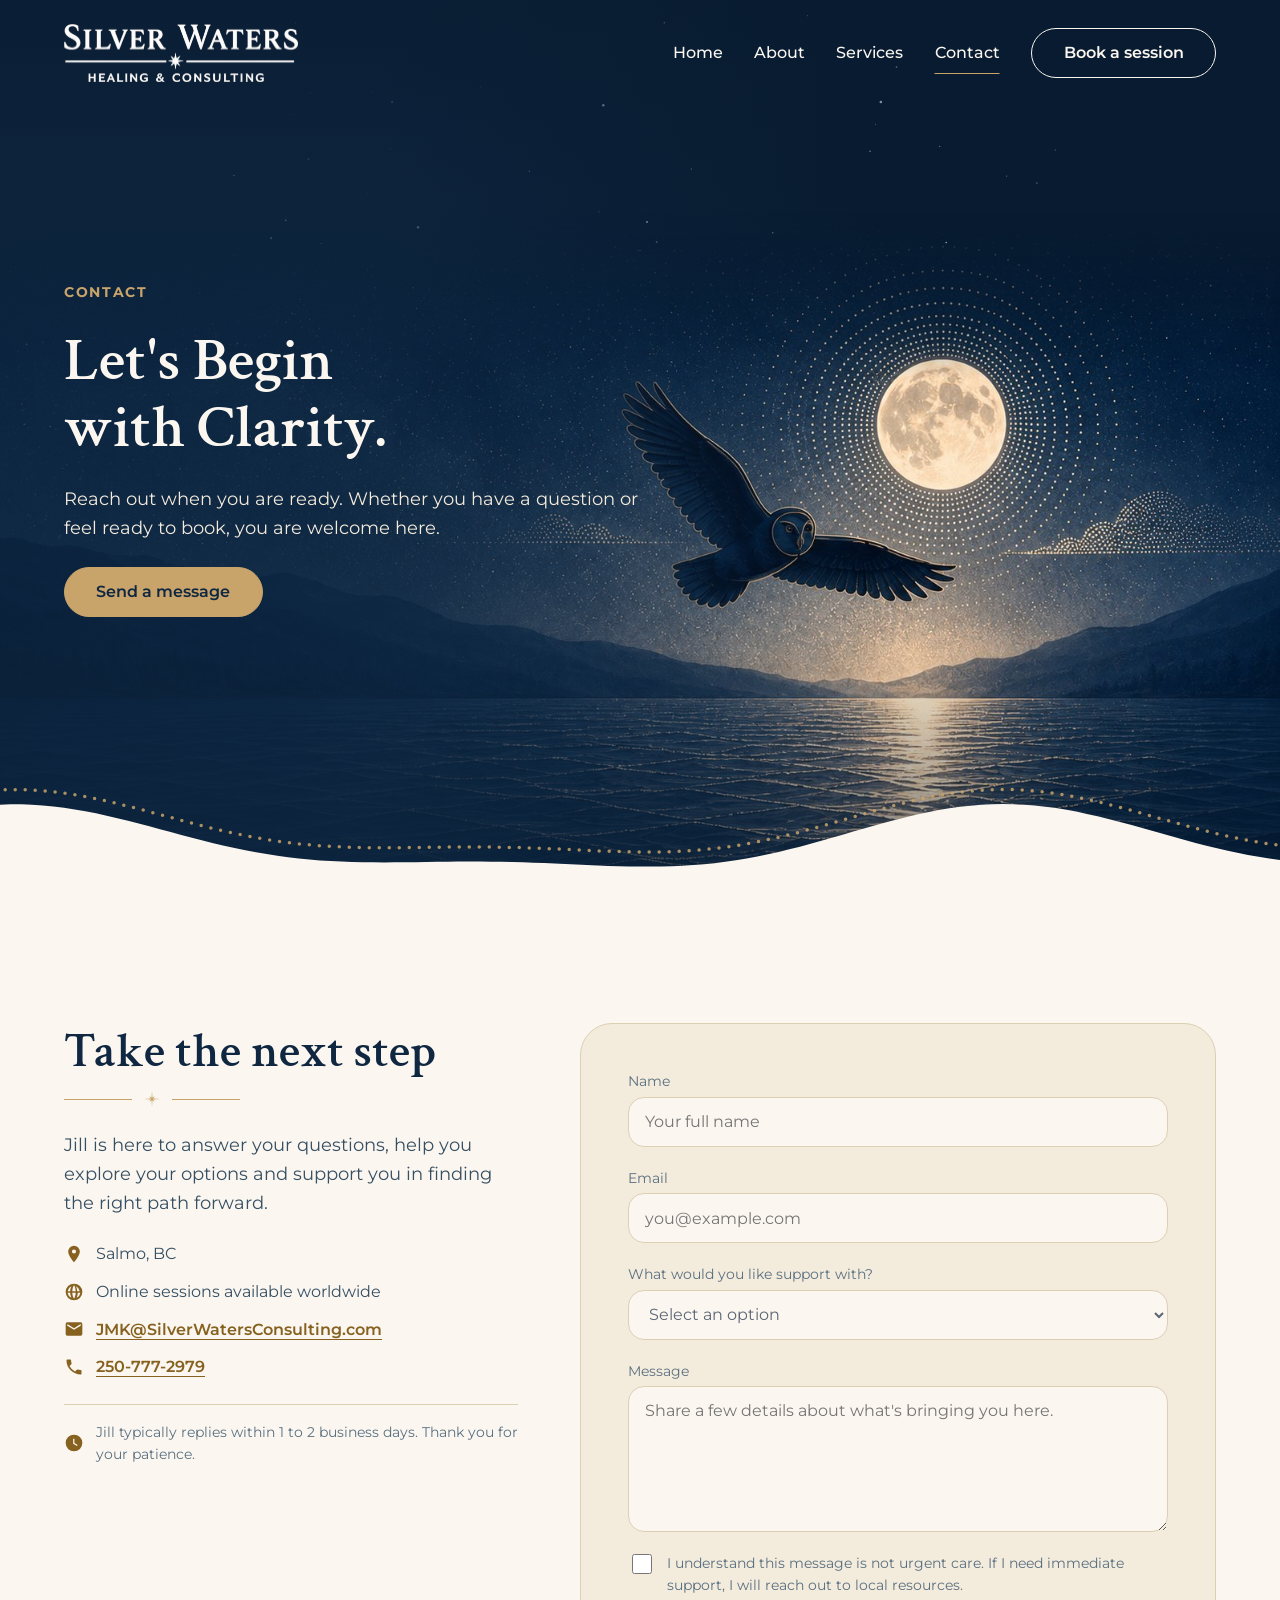
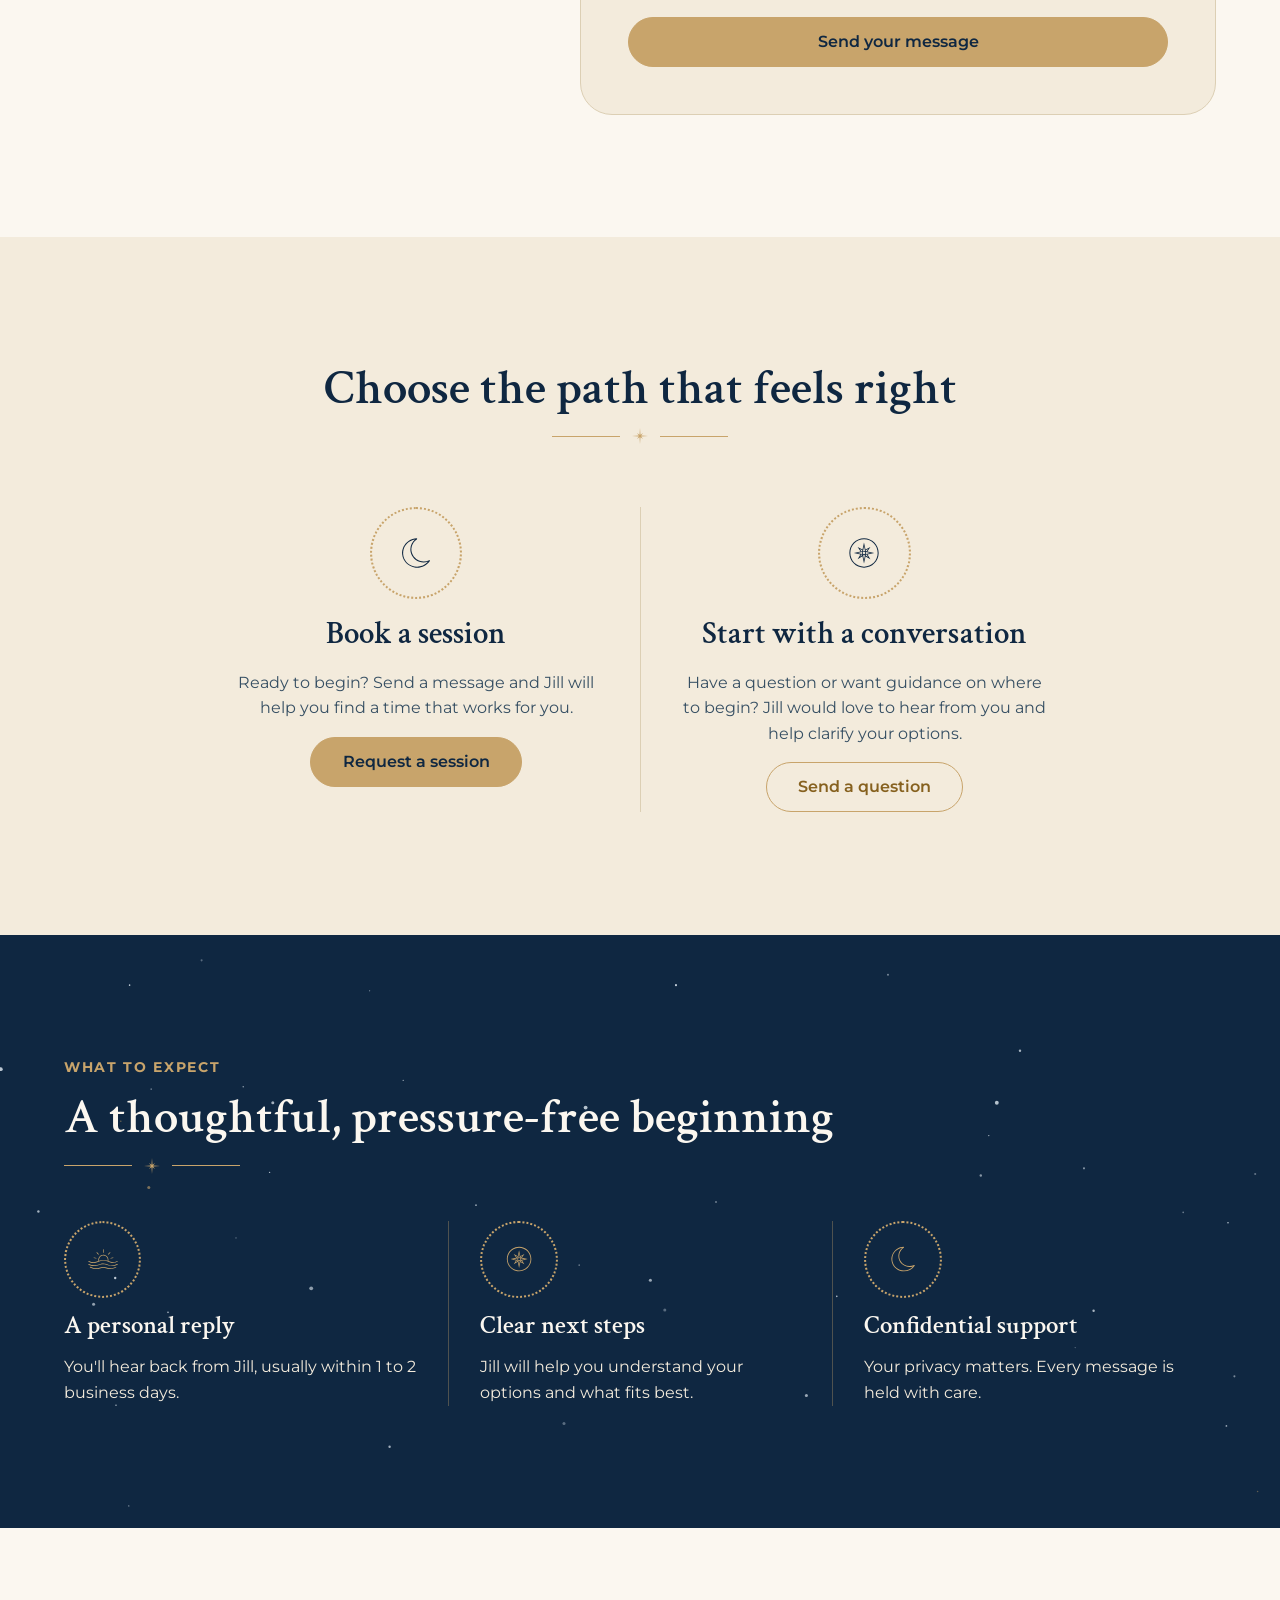
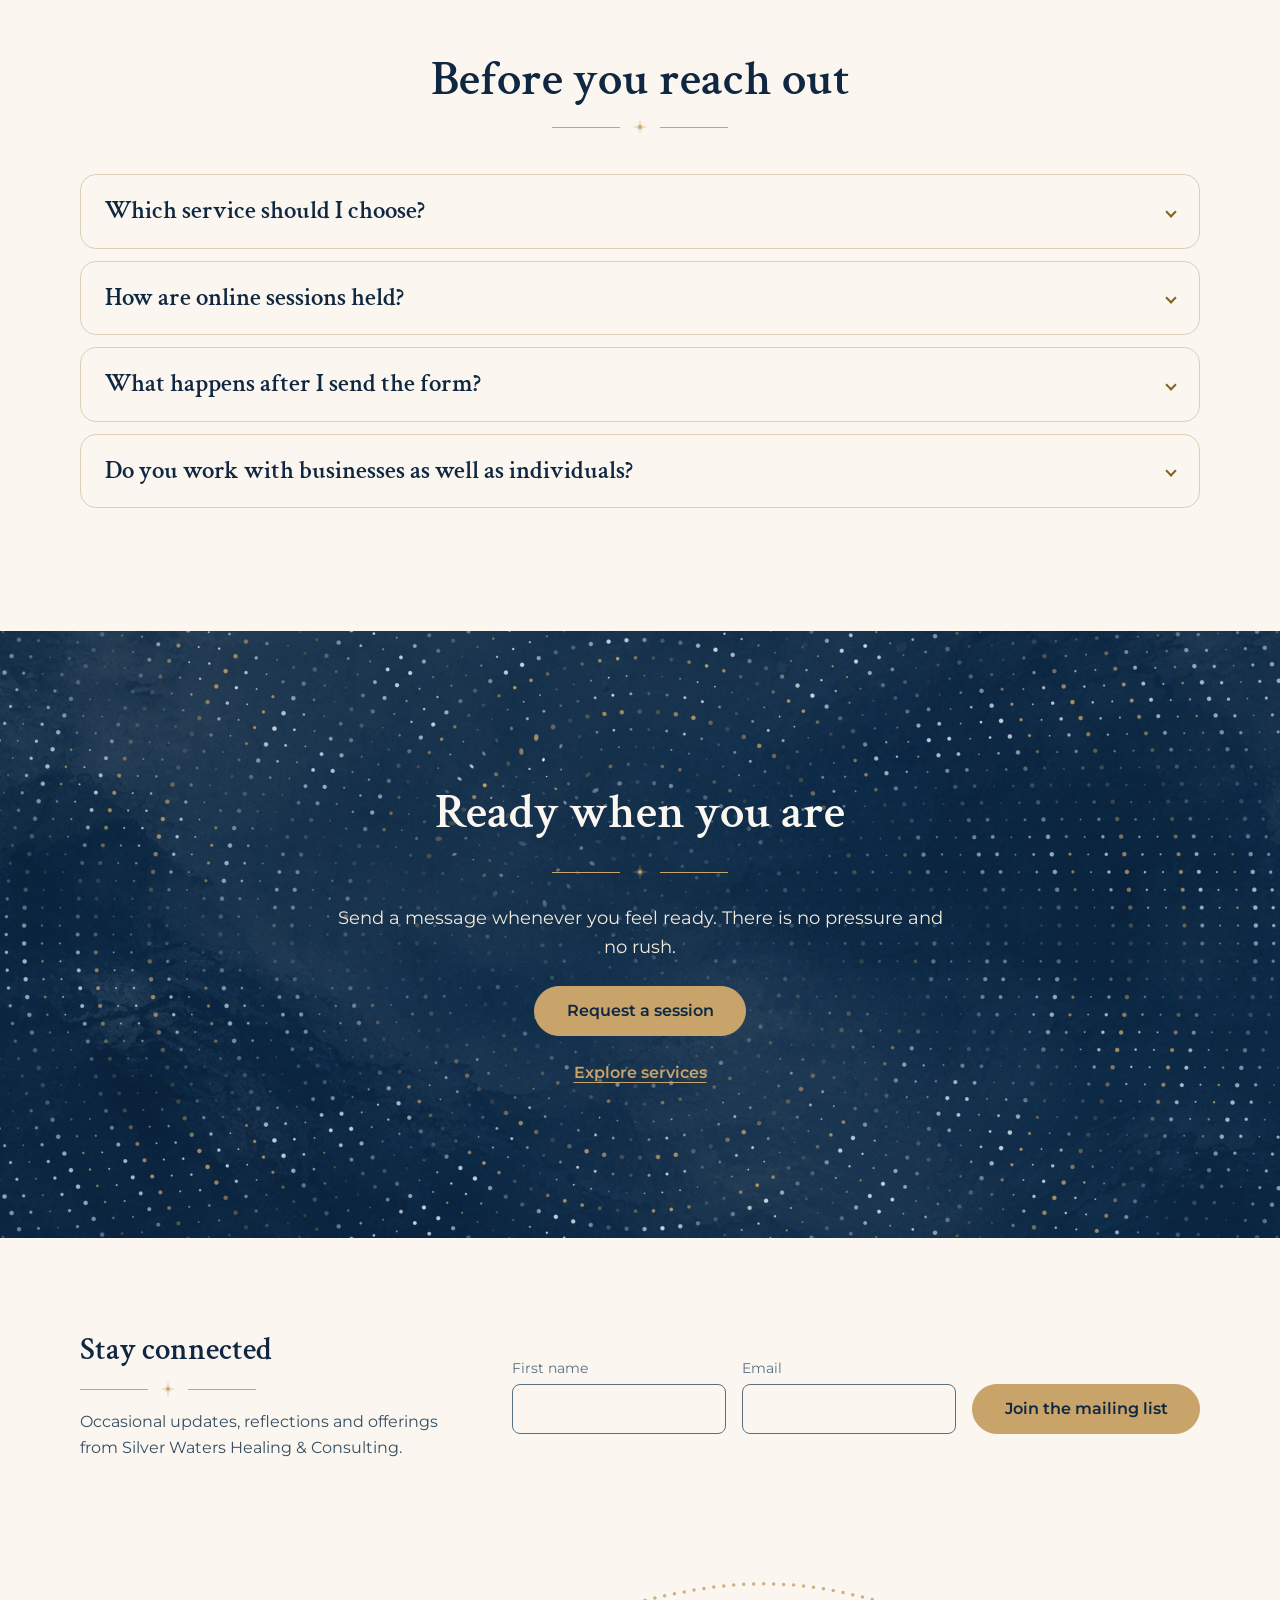
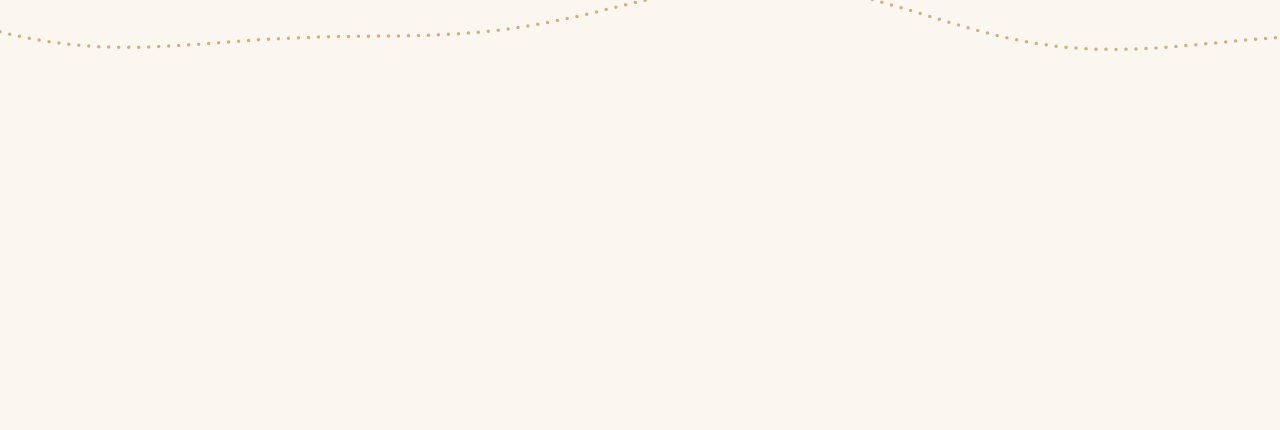
<file: contact.html>
<!DOCTYPE html>
<html lang="en-CA">
<head>
<meta charset="utf-8">
<meta name="viewport" content="width=device-width, initial-scale=1">
<meta name="robots" content="noindex, nofollow">
<title>Contact | Silver Waters Healing &amp; Consulting</title>
<meta name="description" content="Get in touch with Jill Kelly at Silver Waters Healing &amp; Consulting in Salmo, BC. Ask a question or request a session, online worldwide.">
<meta property="og:type" content="website">
<meta property="og:site_name" content="Silver Waters Healing &amp; Consulting">
<meta property="og:title" content="Contact | Silver Waters Healing &amp; Consulting">
<meta property="og:description" content="Get in touch with Jill Kelly at Silver Waters Healing &amp; Consulting in Salmo, BC. Ask a question or request a session, online worldwide.">
<meta property="og:image" content="https://smikn101.github.io/silver-waters-prototype/assets/img/share.jpg">
<meta property="og:image:width" content="1200">
<meta property="og:image:height" content="630">
<meta property="og:image:alt" content="Silver Waters Healing &amp; Consulting logo: a white owl flying over moonlit water">
<meta name="twitter:card" content="summary_large_image">
<meta name="theme-color" content="#0F2741">
<link rel="icon" href="assets/img/favicon.png">
<link rel="preload" href="assets/fonts/crimson-text-latin-600-normal.woff2" as="font" type="font/woff2" crossorigin>
<link rel="stylesheet" href="styles.css">
<script src="script.js" defer></script>
</head>
<body>

<!-- Icon sprite: the four outline icons from the icons folder, plus a few small marks -->
<svg width="0" height="0" style="position:absolute" aria-hidden="true" focusable="false">
  <symbol id="i-sunrise" viewBox="0 0 144 144"><path d="M86.23,80.1c-8.52-3.36-17.35-3.55-25.71-.22l-9.67,3.85c-10.69,3.56-22.1,2.5-31.73-3.43-.15-.51-.06-1.39.26-1.67s1.35-.24,1.75,0c10.65,6.32,23.32,5.96,34.15.52-1.23-5.84.38-11.62,4.21-16.08,3.48-4.05,9.02-6.65,14.69-6.17,11.19.97,19.08,11.11,16.81,22.36,10.3,5.13,21.82,5.68,31.98-.45.55-.33,1.81-.06,1.97.46.79,2.69-15.48,9.97-29.44,4.47l-9.26-3.65ZM88.69,78.35c1.57-9.45-5.06-17.95-14.46-18.88-4.86-.48-9.59,1.67-12.76,5.13s-4.69,8.47-3.85,13.58c10.94-4.42,19.98-4.54,31.08.16Z"/> <path d="M81.12,91.47c-5.77-1.92-11.7-1.69-17.35.09l-11.62,3.65c-9.33,2.93-19.13,2.22-28.12-1.52l-4.33-1.8c-.34-.14-.6-1.38-.32-1.6.33-.27.99-.5,1.69-.64,10.39,5.4,22.25,6.16,33.28,2.27l8.51-2.75c6.78-2.19,13.98-1.96,20.74.36l9.46,3.25c9.77,3.36,20.13,1.84,29.32-2.84.66-.34,1.86-.13,2.1.4.35.79-.16,1.48-.94,1.87-10.67,5.38-22.65,6.29-33.85,2.12l-8.55-2.85Z"/> <path d="M118.78,102.4l-6.9,2.63c-8.65,3.3-17.72,3.4-26.58.58-9.22-2.93-15.32-3.26-24.79-.19-8.73,2.83-17.7,3.02-26.42.04l-8.94-3.05c-.43-.15-.97-1.27-.75-1.63s.89-.72,1.5-.96c4.72,1.89,9.31,3.39,14.28,4.63,6.42,1.37,12.7.79,18.93-1.24,10.5-3.43,17.2-3.19,27.63.21,11.55,3.76,20.23,1.12,30.99-3.35.41-.17,1.52.31,1.68.73s-.2,1.43-.64,1.59Z"/> <path d="M74.1,47.96c0,.56-.69,1.39-1.08,1.39-.49,0-1.25-.65-1.39-1.17v-10.71s1.08-1.04,1.08-1.04c.3-.29,1.34.69,1.34,1.12l.05,10.41Z"/> <path d="M56.34,53.72c.48.51.71,1.36.25,1.93-.52.65-1.48.55-2.1-.13l-5.96-6.51c-.31-.34-.08-1.46.33-1.75s1.29-.05,1.73.41l5.75,6.04Z"/> <path d="M92,55.47c-.38.41-1.33.73-1.73.57-.46-.19-.8-1.44-.42-1.84l6.4-6.81c.36-.39,1.47-.27,1.76.15s.14,1.3-.23,1.7l-5.78,6.23Z"/> <path d="M47.22,70.24l-8.29-1.77c-.43-.09-1.09-.84-1.13-1.26-.05-.49.92-1.39,1.48-1.25l8.31,1.97c.33.08.79.8.86,1.14s-.87,1.24-1.22,1.17Z"/> <path d="M99.66,70.18c-.6.12-1.56-.72-1.51-1.12s.62-1.16,1.01-1.23l8.29-1.51c.42-.08,1.19.36,1.43.64s-.09,1.45-.56,1.54l-8.66,1.67Z"/></symbol>
  <symbol id="i-compass" viewBox="0 0 144 144"><path d="M115.94,72c0,24.27-19.67,43.94-43.94,43.94s-43.94-19.67-43.94-43.94,19.67-43.94,43.94-43.94,43.94,19.67,43.94,43.94ZM112.94,71.99c0-22.61-18.33-40.93-40.93-40.93s-40.93,18.33-40.93,40.93,18.33,40.93,40.93,40.93,40.93-18.33,40.93-40.93Z"/> <path d="M71.98,103.54l-4.72-21.73-14.36,8.86,8.21-13.99-19.43-4.57,20.04-4.52-8.81-13.52,14.55,7.52,4.43-21.44,4.67,21.3,14.53-7.69-8.97,13.82,20.47,4.47-20.05,4.62,8.54,14.2-14.47-8.57-4.63,21.23ZM74.74,66.25l-.26-3-2.46-11.97-2.93,15.18,5.64-.21ZM80.7,65.58l3.66-5.76-7.34,4.1c.1,1.34.37,2.73,1.04,2.9,1.02.25,2.07-.33,2.64-1.23ZM66.84,63.84l-7.2-3.73,4.77,7.02c.71.09,2.31.01,2.33-.62l.1-2.67ZM75.76,72.24c0-2.04-1.66-3.7-3.7-3.7s-3.7,1.66-3.7,3.7,1.66,3.7,3.7,3.7,3.7-1.66,3.7-3.7ZM66.36,75.28c-.37-2.67-.22-4.1.2-6.32l-14.7,3.21,14.5,3.11ZM92.19,72.21l-14.88-3.34c.96,2.42,1.05,3.87.19,6.34l14.69-2.99ZM67.44,77.43l-3.61-.81-3.78,6.67c3.18-1.71,5.05-3.37,7.39-5.87ZM84.42,84.2l-4.86-7.46c-.96.13-2.32.11-2.36.59l-.2,2.25,7.42,4.62ZM72.03,92.6l2.9-14.68c-1.99.97-3.37.94-5.82.19l2.92,14.49Z"/></symbol>
  <symbol id="i-mountain" viewBox="0 0 144 144"><path d="M84.36,82.41l-14.06-18.78-17.45,23.42-13.91,19.1c-.39.25-1.23.29-1.6.02s-.36-1.09-.04-1.64l12.65-17.16-8.79-7.01-20.23,25.36c-.35.58-1.12.84-1.71.6-.49-.21-.71-1.25-.23-1.85l21.9-27.25,10.3,8.31,18.08-24.31c.2-.26.6-.64.83-.74.28-.13.95.28,1.18.58l17.55,23.53,10.79-8.43c.46-.36,1.13-.25,1.67.19l23.24,27.6c.41.49.83,1.11.78,1.6-.06.53-1.12,1-1.7.74l-23.44-27.67-9.99,7.87,13.31,17.94c.27.38.36,1.26.11,1.56s-1.1.4-1.61.26l-17.59-23.84Z"/> <path d="M76.32,54.98c-1.83-2.83-.87-6.12-3.79-7.11l-4.74-1.61,4.72-1.51c1.05-.34,1.91-1.26,2.2-2.39l1.15-4.54c.2-.12.62-.34.68-.19l.37.88c.66,1.6.8,4.12,1.91,5.63l6.08,2.05c-3.15,1.96-5.79.58-7.03,4.24l-1.54,4.55ZM76.36,50.1c.75-2.3,1.7-3.04,3.69-3.81-2.25-.64-2.93-1.85-3.66-4.01-.47,2.46-1.71,3.47-3.92,4.12,2.29.56,3.32,1.36,3.89,3.71Z"/></symbol>
  <symbol id="i-moon" viewBox="0 0 144 144"><path d="M111.66,93.51c.53-.24,1.6-.09,1.9.24s.31,1.53.03,1.94c-10.19,14.86-28.04,22.53-45.85,19.65-19.93-3.23-35.28-19.11-37.33-39.35-1.6-15.8,6.18-31.31,19.18-40.2,7.53-4.92,15.63-7.2,24.58-7.72.53.4,1.18.95,1.39,1.33.26.46-.55,1.5-1.09,1.83-7.27,4.57-12.24,11.64-14.85,19.87-2.99,9.41-1.54,19.36,3.42,27.83,9.98,17.01,30.23,22.67,48.6,14.58ZM107.68,98.22c-13.46,3.89-26.58,2-37.39-6.38-9.37-7.26-15.77-19.36-15.23-31.98.48-11.17,5.49-20.75,13.87-28.36-18.35,2.84-33.04,17.08-35.29,35.77s8.74,35.99,26,42.73c16.86,6.58,36.15,1.89,48.05-11.78Z"/></symbol>
  <symbol id="i-star" viewBox="0 0 24 24"><path d="M12.00 0.00 L12.73 10.24 L16.53 7.47 L13.76 11.27 L24.00 12.00 L13.76 12.73 L16.53 16.53 L12.73 13.76 L12.00 24.00 L11.27 13.76 L7.47 16.53 L10.24 12.73 L0.00 12.00 L10.24 11.27 L7.47 7.47 L11.27 10.24 Z"/></symbol>
  <symbol id="i-mail" viewBox="0 0 24 24"><path d="M20 4H4a2 2 0 0 0-2 2v12a2 2 0 0 0 2 2h16a2 2 0 0 0 2-2V6a2 2 0 0 0-2-2Zm0 4-8 5-8-5V6l8 5 8-5v2Z"/></symbol>
  <symbol id="i-phone" viewBox="0 0 24 24"><path d="M6.6 10.8a15.1 15.1 0 0 0 6.6 6.6l2.2-2.2a1 1 0 0 1 1-.25 11.4 11.4 0 0 0 3.6.57 1 1 0 0 1 1 1V20a1 1 0 0 1-1 1A17 17 0 0 1 3 4a1 1 0 0 1 1-1h3.5a1 1 0 0 1 1 1c0 1.25.2 2.45.57 3.57a1 1 0 0 1-.25 1L6.6 10.8Z"/></symbol>
  <symbol id="i-clock" viewBox="0 0 24 24"><path fill-rule="evenodd" d="M12 2a10 10 0 1 0 0 20 10 10 0 0 0 0-20Zm.5 5H11v6l4.6 2.7.8-1.3-3.9-2.3V7Z"/></symbol>
  <symbol id="i-pin" viewBox="0 0 24 24"><path d="M12 2a7 7 0 0 0-7 7c0 5.2 7 13 7 13s7-7.8 7-13a7 7 0 0 0-7-7Zm0 9.5A2.5 2.5 0 1 1 12 6.5a2.5 2.5 0 0 1 0 5Z"/></symbol>
  <symbol id="i-globe" viewBox="0 0 24 24"><path d="M12 2a10 10 0 1 0 0 20 10 10 0 0 0 0-20Zm6.9 9h-3.1a15.6 15.6 0 0 0-1.4-6A8 8 0 0 1 18.9 11ZM12 4c.8 1 1.8 3.2 2.1 7H9.9C10.2 7.2 11.2 5 12 4ZM4.3 13h3.1a15.6 15.6 0 0 0 1.4 6A8 8 0 0 1 4.3 13Zm3.1-2H4.3a8 8 0 0 1 4.5-6 15.6 15.6 0 0 0-1.4 6ZM12 20c-.8-1-1.8-3.2-2.1-7h4.2c-.3 3.8-1.3 6-2.1 7Zm3.2-1a15.6 15.6 0 0 0 1.4-6h3.1a8 8 0 0 1-4.5 6Z"/></symbol>
</svg>

<!-- Randomly scattered stars, reused in dark sections -->
<svg width="0" height="0" style="position:absolute" aria-hidden="true" focusable="false">
  <symbol id="starfield" viewBox="0 0 1600 700">
<circle class="st st-s" cx="724" cy="392" r="1.0" style="--o:0.45;animation-duration:6.2s;animation-delay:-11.8s"/>
<circle class="st st-s" cx="1479" cy="326" r="1.1" style="--o:0.44;animation-duration:10.0s;animation-delay:-7.2s"/>
<circle class="st st-s" cx="813" cy="411" r="1.9" style="--o:0.68;animation-duration:8.4s;animation-delay:-1.3s"/>
<circle class="st st-s" cx="295" cy="358" r="0.8" style="--o:0.49;animation-duration:10.9s;animation-delay:-5.1s"/>
<circle class="st st-s" cx="1008" cy="555" r="1.9" style="--o:0.68;animation-duration:7.3s;animation-delay:-2.3s"/>
<circle class="st st-g" cx="151" cy="212" r="0.9" style="--o:0.61;animation-duration:10.2s;animation-delay:-8.0s"/>
<circle class="st st-s" cx="145" cy="567" r="0.9" style="--o:0.85;animation-duration:6.6s;animation-delay:-0.2s"/>
<circle class="st st-s" cx="1110" cy="29" r="1.3" style="--o:0.49;animation-duration:5.4s;animation-delay:-3.7s"/>
<circle class="st st-g" cx="1572" cy="675" r="1.0" style="--o:0.43;animation-duration:8.6s;animation-delay:-4.3s"/>
<circle class="st st-s" cx="1046" cy="431" r="1.0" style="--o:0.86;animation-duration:8.8s;animation-delay:-4.6s"/>
<circle class="st st-s" cx="252" cy="11" r="1.3" style="--o:0.36;animation-duration:10.1s;animation-delay:-6.3s"/>
<circle class="st st-s" cx="845" cy="42" r="1.3" style="--o:0.90;animation-duration:5.6s;animation-delay:-7.1s"/>
<circle class="st st-s" cx="304" cy="169" r="0.8" style="--o:0.76;animation-duration:10.6s;animation-delay:-10.3s"/>
<circle class="st st-s" cx="48" cy="325" r="1.5" style="--o:0.73;animation-duration:12.2s;animation-delay:-11.3s"/>
<circle class="st st-s" cx="705" cy="590" r="1.9" style="--o:0.37;animation-duration:9.0s;animation-delay:-0.2s"/>
<circle class="st st-s" cx="831" cy="448" r="1.9" style="--o:0.36;animation-duration:5.6s;animation-delay:-1.2s"/>
<circle class="st st-s" cx="800" cy="464" r="0.9" style="--o:0.83;animation-duration:10.8s;animation-delay:-5.0s"/>
<circle class="st st-s" cx="732" cy="195" r="2.4" style="--o:0.81;animation-duration:5.7s;animation-delay:-9.8s"/>
<circle class="st st-s" cx="1344" cy="495" r="0.8" style="--o:0.40;animation-duration:5.2s;animation-delay:-12.4s"/>
<circle class="st st-s" cx="504" cy="161" r="0.9" style="--o:0.69;animation-duration:12.4s;animation-delay:-3.3s"/>
<circle class="st st-s" cx="462" cy="49" r="0.8" style="--o:0.43;animation-duration:9.9s;animation-delay:-6.7s"/>
<circle class="st st-s" cx="1226" cy="280" r="1.5" style="--o:0.59;animation-duration:12.1s;animation-delay:-4.3s"/>
<circle class="st st-s" cx="1355" cy="271" r="1.3" style="--o:0.59;animation-duration:11.4s;animation-delay:-11.9s"/>
<circle class="st st-s" cx="1533" cy="593" r="1.1" style="--o:0.67;animation-duration:7.5s;animation-delay:-1.8s"/>
<circle class="st st-s" cx="1" cy="147" r="2.4" style="--o:0.84;animation-duration:5.3s;animation-delay:-0.8s"/>
<circle class="st st-s" cx="1569" cy="278" r="1.3" style="--o:0.41;animation-duration:8.8s;animation-delay:-12.0s"/>
<circle class="st st-s" cx="117" cy="441" r="1.9" style="--o:0.64;animation-duration:10.4s;animation-delay:-9.3s"/>
<circle class="st st-s" cx="1246" cy="189" r="2.4" style="--o:0.81;animation-duration:7.2s;animation-delay:-7.9s"/>
<circle class="st st-s" cx="1543" cy="531" r="1.3" style="--o:0.52;animation-duration:11.3s;animation-delay:-0.2s"/>
<circle class="st st-s" cx="189" cy="172" r="1.0" style="--o:0.45;animation-duration:11.2s;animation-delay:-3.5s"/>
<circle class="st st-s" cx="162" cy="42" r="1.0" style="--o:0.89;animation-duration:5.9s;animation-delay:-1.4s"/>
<circle class="st st-s" cx="1275" cy="124" r="1.5" style="--o:0.73;animation-duration:6.6s;animation-delay:-6.2s"/>
<circle class="st st-s" cx="895" cy="313" r="1.0" style="--o:0.77;animation-duration:9.3s;animation-delay:-0.5s"/>
<circle class="st st-s" cx="305" cy="512" r="1.1" style="--o:0.54;animation-duration:10.6s;animation-delay:-6.8s"/>
<circle class="st st-s" cx="210" cy="451" r="1.0" style="--o:0.79;animation-duration:12.2s;animation-delay:-1.1s"/>
<circle class="st st-g" cx="186" cy="295" r="1.9" style="--o:0.60;animation-duration:10.0s;animation-delay:-11.8s"/>
<circle class="st st-s" cx="341" cy="189" r="1.9" style="--o:0.71;animation-duration:9.0s;animation-delay:-10.7s"/>
<circle class="st st-s" cx="487" cy="619" r="1.5" style="--o:0.71;animation-duration:6.6s;animation-delay:-9.4s"/>
<circle class="st st-s" cx="337" cy="276" r="0.9" style="--o:0.84;animation-duration:12.8s;animation-delay:-12.7s"/>
<circle class="st st-s" cx="1367" cy="449" r="1.5" style="--o:0.75;animation-duration:5.1s;animation-delay:-6.6s"/>
<circle class="st st-s" cx="161" cy="693" r="0.8" style="--o:0.65;animation-duration:11.1s;animation-delay:-6.3s"/>
<circle class="st st-s" cx="1236" cy="230" r="0.8" style="--o:0.83;animation-duration:8.4s;animation-delay:-0.5s"/>
<circle class="st st-s" cx="144" cy="408" r="1.5" style="--o:0.85;animation-duration:8.8s;animation-delay:-13.0s"/>
<circle class="st st-s" cx="389" cy="421" r="2.4" style="--o:0.62;animation-duration:12.6s;animation-delay:-1.1s"/>
<circle class="st st-s" cx="595" cy="317" r="1.1" style="--o:0.66;animation-duration:11.6s;animation-delay:-7.3s"/>
<circle class="st st-s" cx="1535" cy="339" r="1.0" style="--o:0.81;animation-duration:9.5s;animation-delay:-4.1s"/>
  </symbol>
</svg>

<a class="skip-link" href="#main">Skip to content</a>

<!-- Header -->
<header class="site-header">
<div class="header-inner boxed-l pad-tb-24 flex-row flex-align-center flex-justify-between gap-24">
  <a class="brand" href="index.html" aria-label="Silver Waters Healing &amp; Consulting, home">
    <img src="assets/img/logo-header.png" alt="Silver Waters Healing &amp; Consulting" width="935" height="233">
  </a>
  <input class="menu-check" type="checkbox" id="menu-toggle">
  <label class="menu-button" for="menu-toggle"><span class="menu-bars"></span><span class="visually-hidden">Menu</span></label>
  <nav class="site-nav" aria-label="Main">
    <ul class="flex-row flex-align-center gap-32">
      <li><a class="nav-link body-m heading-on-dark" href="index.html">Home</a></li>
      <li><a class="nav-link body-m heading-on-dark" href="about.html">About</a></li>
      <li><a class="nav-link body-m heading-on-dark" href="services.html">Services</a></li>
      <li><a class="nav-link body-m heading-on-dark" href="contact.html" aria-current="page">Contact</a></li>
      <li><a class="btn-outline-on-dark" href="contact.html">Book a session</a></li>
    </ul>
  </nav>
</div>
</header>

<div class="page" id="page">

<main id="main">

<section class="hero bg-dark-1 boxed-l pad-tb-160 flex-column flex-justify-center body-on-dark" aria-labelledby="hero-title">
  <div class="scene" aria-hidden="true">
    <div class="scene-art">
      <img class="art-base" src="assets/img/hero.jpg" alt="" width="1683" height="935" fetchpriority="high">
    </div>
    <svg class="starfield" preserveAspectRatio="xMidYMid slice"><use href="#starfield"/></svg>
    <div class="scene-scrim"></div>
  </div>
  <div class="hero-content flex-column gap-24">
    <p class="sub-title subtitle-on-dark rise" style="--delay:.1s">Contact</p>
    <h1 id="hero-title" class="title-1 heading-on-dark rise" style="--delay:.25s"><span class="line-break">Let's Begin</span> <span class="line-break">with Clarity.</span></h1>
    <p class="body-l rise" style="--delay:.45s">Reach out when you are ready. Whether you have a question or feel ready to book, you are welcome here.</p>
    <div class="flex-column flex-align-start gap-12 rise" style="--delay:.65s">
      <a class="btn-solid-on-dark" href="#contact-form">Send a message</a>
    </div>
  </div>
  <div class="hero-wave" aria-hidden="true"><svg viewBox="0 0 1440 140" preserveAspectRatio="none" focusable="false" data-wave="down" data-m="78" data-a="44" data-dots="-16"><path class="wave-dots" d="M0,73.0 L12,75.8 L24,78.4 L36,80.8 L48,82.9 L60,84.7 L72,86.3 L84,87.6 L96,88.6 L108,89.4 L120,89.9 L132,90.2 L144,90.3 L156,90.2 L168,89.9 L180,89.4 L192,88.8 L204,88.1 L216,87.3 L228,86.5 L240,85.6 L252,84.7 L264,83.8 L276,83.0 L288,82.2 L300,81.4 L312,80.7 L324,80.1 L336,79.6 L348,79.2 L360,78.8 L372,78.5 L384,78.3 L396,78.1 L408,78.0 L420,77.8 L432,77.7 L444,77.6 L456,77.4 L468,77.1 L480,76.8 L492,76.4 L504,75.8 L516,75.1 L528,74.3 L540,73.3 L552,72.1 L564,70.7 L576,69.1 L588,67.3 L600,65.4 L612,63.3 L624,60.9 L636,58.5 L648,55.9 L660,53.2 L672,50.4 L684,47.5 L696,44.6 L708,41.7 L720,38.9 L732,36.1 L744,33.4 L756,30.8 L768,28.4 L780,26.3 L792,24.3 L804,22.6 L816,21.3 L828,20.2 L840,19.5 L852,19.1 L864,19.0 L876,19.4 L888,20.1 L900,21.1 L912,22.5 L924,24.3 L936,26.4 L948,28.7 L960,31.4 L972,34.3 L984,37.4 L996,40.7 L1008,44.2 L1020,47.8 L1032,51.4 L1044,55.1 L1056,58.7 L1068,62.3 L1080,65.9 L1092,69.3 L1104,72.5 L1116,75.6 L1128,78.5 L1140,81.1 L1152,83.5 L1164,85.6 L1176,87.5 L1188,89.1 L1200,90.3 L1212,91.3 L1224,92.1 L1236,92.5 L1248,92.7 L1260,92.7 L1272,92.4 L1284,92.0 L1296,91.3 L1308,90.6 L1320,89.7 L1332,88.7 L1344,87.6 L1356,86.5 L1368,85.3 L1380,84.2 L1392,83.1 L1404,82.0 L1416,81.0 L1428,80.1 L1440,79.2"/><path class="wave-fill" d="M0,89.0 L12,91.8 L24,94.4 L36,96.8 L48,98.9 L60,100.7 L72,102.3 L84,103.6 L96,104.6 L108,105.4 L120,105.9 L132,106.2 L144,106.3 L156,106.2 L168,105.9 L180,105.4 L192,104.8 L204,104.1 L216,103.3 L228,102.5 L240,101.6 L252,100.7 L264,99.8 L276,99.0 L288,98.2 L300,97.4 L312,96.7 L324,96.1 L336,95.6 L348,95.2 L360,94.8 L372,94.5 L384,94.3 L396,94.1 L408,94.0 L420,93.8 L432,93.7 L444,93.6 L456,93.4 L468,93.1 L480,92.8 L492,92.4 L504,91.8 L516,91.1 L528,90.3 L540,89.3 L552,88.1 L564,86.7 L576,85.1 L588,83.3 L600,81.4 L612,79.3 L624,76.9 L636,74.5 L648,71.9 L660,69.2 L672,66.4 L684,63.5 L696,60.6 L708,57.7 L720,54.9 L732,52.1 L744,49.4 L756,46.8 L768,44.4 L780,42.3 L792,40.3 L804,38.6 L816,37.3 L828,36.2 L840,35.5 L852,35.1 L864,35.0 L876,35.4 L888,36.1 L900,37.1 L912,38.5 L924,40.3 L936,42.4 L948,44.7 L960,47.4 L972,50.3 L984,53.4 L996,56.7 L1008,60.2 L1020,63.8 L1032,67.4 L1044,71.1 L1056,74.7 L1068,78.3 L1080,81.9 L1092,85.3 L1104,88.5 L1116,91.6 L1128,94.5 L1140,97.1 L1152,99.5 L1164,101.6 L1176,103.5 L1188,105.1 L1200,106.3 L1212,107.3 L1224,108.1 L1236,108.5 L1248,108.7 L1260,108.7 L1272,108.4 L1284,108.0 L1296,107.3 L1308,106.6 L1320,105.7 L1332,104.7 L1344,103.6 L1356,102.5 L1368,101.3 L1380,100.2 L1392,99.1 L1404,98.0 L1416,97.0 L1428,96.1 L1440,95.2 L1440,140 L0,140 Z"/></svg></div>
</section>

<!-- Form -->
<section class="bg-light-1" aria-labelledby="next-title">
<div class="contact-grid boxed-l pad-tb-128 gap-64">
  <div class="flex-column gap-24 reveal">
    <div class="flex-column gap-12">
      <h2 id="next-title" class="title-2 heading-on-light">Take the next step</h2>
      <div class="star-rule"><svg aria-hidden="true"><use href="#i-star"/></svg></div>
    </div>
    <p class="body-l body-on-light">Jill is here to answer your questions, help you explore your options and support you in finding the right path forward.</p>
    <ul class="contact-facts flex-column gap-12">
      <li class="fact body-m body-on-light"><svg aria-hidden="true"><use href="#i-pin"/></svg>Salmo, BC</li>
      <li class="fact body-m body-on-light"><svg aria-hidden="true"><use href="#i-globe"/></svg>Online sessions available worldwide</li>
      <li class="fact body-m body-on-light"><svg aria-hidden="true"><use href="#i-mail"/></svg><a class="text-link link-on-light" href="mailto:JMK@SilverWatersConsulting.com">JMK@SilverWatersConsulting.com</a></li>
      <li class="fact body-m body-on-light"><svg aria-hidden="true"><use href="#i-phone"/></svg><a class="text-link link-on-light" href="tel:+12507772979">250-777-2979</a></li>
    </ul>
    <p class="fact body-s detail-on-light contact-reply"><svg aria-hidden="true"><use href="#i-clock"/></svg>Jill typically replies within 1 to 2 business days. Thank you for your patience.</p>
  </div>

  <div id="contact-form" class="contact-card reveal">
    <!-- Prototype only: posts back to this page and shows the thank-you state. In WordPress this becomes the real form with spam and double-submit protection. -->
    <form class="contact-form flex-column gap-20" action="#contact-thanks" method="get">
      <div class="field">
        <label class="body-s detail-on-light" for="c-name">Name</label>
        <input id="c-name" name="name" type="text" autocomplete="name" placeholder="Your full name" required>
        <span class="field-error body-s">Please add your name.</span>
      </div>
      <div class="field">
        <label class="body-s detail-on-light" for="c-email">Email</label>
        <input id="c-email" name="email" type="email" autocomplete="email" placeholder="you@example.com" required>
        <span class="field-error body-s">Please add a valid email address.</span>
      </div>
      <div class="field">
        <label class="body-s detail-on-light" for="c-topic">What would you like support with?</label>
        <select id="c-topic" name="topic" required>
          <option value="" selected disabled>Select an option</option>
          <option>Personal + Business Consulting</option>
          <option>Intuitive Insight</option>
          <option>Energy &amp; Alignment</option>
          <option>I'm not sure yet</option>
        </select>
        <span class="field-error body-s">Please choose an option.</span>
      </div>
      <div class="field">
        <label class="body-s detail-on-light" for="c-message">Message</label>
        <textarea id="c-message" name="message" rows="5" placeholder="Share a few details about what's bringing you here."></textarea>
      </div>
      <label class="consent body-s detail-on-light"><input type="checkbox" name="not_urgent" required><span>I understand this message is not urgent care. If I need immediate support, I will reach out to local resources.</span></label>
      <button class="btn-solid" type="submit">Send your message</button>
    </form>
    <p class="form-thanks title-5 heading-on-light" id="contact-thanks" role="status">Thank you. Your message is on its way to Jill.</p>
  </div>
</div>
</section>

<!-- Choose the path -->
<section class="bg-light-2" aria-labelledby="path-title">
<div class="boxed-l pad-tb-128 flex-column flex-align-center gap-64">
  <div class="flex-column flex-align-center text-center gap-12 reveal">
    <h2 id="path-title" class="title-2 heading-on-light">Choose the path that feels right</h2>
    <div class="star-rule star-rule-center"><svg aria-hidden="true"><use href="#i-star"/></svg></div>
  </div>
  <div class="paths">
    <div class="path reveal">
      <span class="icon-ring"><svg aria-hidden="true"><use href="#i-moon"/></svg></span>
      <h3 class="title-4 heading-on-light">Book a session</h3>
      <p class="body-m body-on-light">Ready to begin? Send a message and Jill will help you find a time that works for you.</p>
      <a class="btn-solid" href="#contact-form">Request a session</a>
    </div>
    <div class="path reveal">
      <span class="icon-ring"><svg aria-hidden="true"><use href="#i-compass"/></svg></span>
      <h3 class="title-4 heading-on-light">Start with a conversation</h3>
      <p class="body-m body-on-light">Have a question or want guidance on where to begin? Jill would love to hear from you and help clarify your options.</p>
      <a class="btn-outline" href="#contact-form">Send a question</a>
    </div>
  </div>
</div>
</section>

<!-- What to expect -->
<section class="approach bg-dark-1 body-on-dark" aria-labelledby="expect-title">
  <div class="twinkle" aria-hidden="true"><svg class="starfield" preserveAspectRatio="xMidYMid slice"><use href="#starfield"/></svg></div>
  <div class="boxed-l pad-tb-128 flex-column gap-48">
    <div class="flex-column gap-12 reveal">
      <p class="sub-title subtitle-on-dark">What to expect</p>
      <h2 id="expect-title" class="title-2 heading-on-dark">A thoughtful, pressure-free beginning</h2>
      <div class="star-rule"><svg aria-hidden="true"><use href="#i-star"/></svg></div>
    </div>
    <ul class="expect">
      <li class="reveal"><span class="icon-ring"><svg aria-hidden="true"><use href="#i-sunrise"/></svg></span><h3 class="title-5 heading-on-dark">A personal reply</h3><p class="body-m">You'll hear back from Jill, usually within 1 to 2 business days.</p></li>
      <li class="reveal"><span class="icon-ring"><svg aria-hidden="true"><use href="#i-compass"/></svg></span><h3 class="title-5 heading-on-dark">Clear next steps</h3><p class="body-m">Jill will help you understand your options and what fits best.</p></li>
      <li class="reveal"><span class="icon-ring"><svg aria-hidden="true"><use href="#i-moon"/></svg></span><h3 class="title-5 heading-on-dark">Confidential support</h3><p class="body-m">Your privacy matters. Every message is held with care.</p></li>
    </ul>
  </div>
</section>

<!-- FAQ -->
<section class="bg-light-1" aria-labelledby="faq-title">
<div class="boxed-m pad-tb-128 flex-column gap-40">
  <div class="flex-column flex-align-center text-center gap-12 reveal">
    <h2 id="faq-title" class="title-2 heading-on-light">Before you reach out</h2>
    <div class="star-rule star-rule-center"><svg aria-hidden="true"><use href="#i-star"/></svg></div>
  </div>
  <div class="faq reveal">
    <details><summary class="title-5 heading-on-light">Which service should I choose?</summary><p class="body-m body-on-light">If you're not sure, say so in your message. Jill will help you find the approach that fits where you are.</p></details>
    <details><summary class="title-5 heading-on-light">How are online sessions held?</summary><p class="body-m body-on-light">Sessions are held online, and Jill will confirm the details with you once you get in touch.</p></details>
    <details><summary class="title-5 heading-on-light">What happens after I send the form?</summary><p class="body-m body-on-light">Jill replies personally, usually within 1 to 2 business days.</p></details>
    <details><summary class="title-5 heading-on-light">Do you work with businesses as well as individuals?</summary><p class="body-m body-on-light">Yes. Jill works with individuals and business owners who are ready to move forward with clarity.</p></details>
  </div>
</div>
</section>

<section class="cta bg-dark-1 boxed-m pad-tb-160 flex-column flex-align-center text-center gap-24 body-on-dark" aria-labelledby="cta-title">
  <canvas class="cta-canvas" aria-hidden="true"></canvas>
  <svg class="cta-moon" viewBox="0 0 480 480" focusable="false"><defs><radialGradient id="ctaFade" gradientUnits="userSpaceOnUse" cx="240" cy="240" r="240"><stop offset="0.2" style="stop-color:var(--secondary-brand-1);stop-opacity:.9"/><stop offset="1" style="stop-color:var(--secondary-brand-1);stop-opacity:0"/></radialGradient></defs><g fill="none" stroke="url(#ctaFade)" stroke-linecap="round"><circle cx="240" cy="240" r="54" pathLength="63" stroke-dasharray="0 1" stroke-width="2.4" class="cta-ring-a"/><circle cx="240" cy="240" r="70" pathLength="75" stroke-dasharray="0 1" stroke-width="2.3" class="cta-ring-b"/><circle cx="240" cy="240" r="86" pathLength="84" stroke-dasharray="0 1" stroke-width="2.2" class="cta-ring-a"/><circle cx="240" cy="240" r="102" pathLength="93" stroke-dasharray="0 1" stroke-width="2.1" class="cta-ring-b"/><circle cx="240" cy="240" r="118" pathLength="100" stroke-dasharray="0 1" stroke-width="2.0" class="cta-ring-a"/><circle cx="240" cy="240" r="134" pathLength="107" stroke-dasharray="0 1" stroke-width="1.9" class="cta-ring-b"/><circle cx="240" cy="240" r="150" pathLength="112" stroke-dasharray="0 1" stroke-width="1.8" class="cta-ring-a"/><circle cx="240" cy="240" r="166" pathLength="117" stroke-dasharray="0 1" stroke-width="1.7" class="cta-ring-b"/><circle cx="240" cy="240" r="182" pathLength="122" stroke-dasharray="0 1" stroke-width="1.6" class="cta-ring-a"/><circle cx="240" cy="240" r="198" pathLength="126" stroke-dasharray="0 1" stroke-width="1.5" class="cta-ring-b"/><circle cx="240" cy="240" r="214" pathLength="129" stroke-dasharray="0 1" stroke-width="1.4" class="cta-ring-a"/></g><circle cx="240" cy="240" r="40" class="cta-disc"/></svg>
  <div class="cta-content flex-column flex-align-center gap-24 reveal">
    <h2 id="cta-title" class="title-2 heading-on-dark">Ready when you are</h2>
    <div class="star-rule star-rule-center"><svg aria-hidden="true"><use href="#i-star"/></svg></div>
    <p class="body-l">Send a message whenever you feel ready. There is no pressure and no rush.</p>
    <a class="btn-solid-on-dark" href="#contact-form">Request a session</a>
    <p class="body-m"><a class="text-link link-on-dark" href="services.html">Explore services</a></p>
  </div>
</section>

<!-- 8. Newsletter -->
<section class="newsletter bg-light-1 boxed-m pad-tb-96 gap-40" aria-labelledby="news-title">
  <div class="flex-column gap-12 reveal">
    <h2 id="news-title" class="title-4 heading-on-light">Stay connected</h2>
    <div class="star-rule"><svg aria-hidden="true"><use href="#i-star"/></svg></div>
    <p class="body-m body-on-light">Occasional updates, reflections and offerings from Silver Waters Healing &amp; Consulting.</p>
  </div>
  <div class="reveal">
    <!-- Prototype only: the form posts back to this page and shows the thank-you state. In WordPress this becomes the real form with double-submit protection. -->
    <form class="signup gap-16" action="#newsletter-thanks" method="get">
      <div class="field">
        <label class="body-s detail-on-light" for="first-name">First name</label>
        <input id="first-name" name="first_name" type="text" autocomplete="given-name" required>
        <span class="field-error body-s">Please add your first name.</span>
      </div>
      <div class="field">
        <label class="body-s detail-on-light" for="email">Email</label>
        <input id="email" name="email" type="email" autocomplete="email" required>
        <span class="field-error body-s">Please add a valid email address.</span>
      </div>
      <button class="btn-solid" type="submit">Join the mailing list</button>
    </form>
    <p class="form-thanks title-5 heading-on-light" id="newsletter-thanks" role="status">Thank you, you're on the list.</p>
  </div>
</section>


</main>

<div class="curtain-edge" aria-hidden="true"><svg viewBox="0 0 1440 120" preserveAspectRatio="none" focusable="false" data-wave="up" data-m="60" data-a="42" data-dots="14"><path class="wave-dots" d="M0,84.5 L12,87.2 L24,89.7 L36,91.9 L48,93.9 L60,95.7 L72,97.2 L84,98.4 L96,99.4 L108,100.2 L120,100.7 L132,101.0 L144,101.0 L156,100.9 L168,100.6 L180,100.2 L192,99.6 L204,98.9 L216,98.2 L228,97.3 L240,96.5 L252,95.7 L264,94.8 L276,94.0 L288,93.2 L300,92.5 L312,91.9 L324,91.3 L336,90.8 L348,90.4 L360,90.0 L372,89.8 L384,89.5 L396,89.4 L408,89.2 L420,89.1 L432,89.0 L444,88.9 L456,88.7 L468,88.4 L480,88.1 L492,87.7 L504,87.2 L516,86.5 L528,85.7 L540,84.8 L552,83.6 L564,82.3 L576,80.8 L588,79.1 L600,77.2 L612,75.2 L624,73.0 L636,70.6 L648,68.2 L660,65.6 L672,62.9 L684,60.2 L696,57.4 L708,54.6 L720,51.9 L732,49.2 L744,46.7 L756,44.2 L768,42.0 L780,39.9 L792,38.0 L804,36.4 L816,35.1 L828,34.1 L840,33.4 L852,33.0 L864,33.0 L876,33.3 L888,34.0 L900,35.0 L912,36.3 L924,38.0 L936,40.0 L948,42.2 L960,44.8 L972,47.6 L984,50.5 L996,53.7 L1008,57.0 L1020,60.4 L1032,63.9 L1044,67.4 L1056,70.9 L1068,74.3 L1080,77.7 L1092,80.9 L1104,84.1 L1116,87.0 L1128,89.7 L1140,92.3 L1152,94.5 L1164,96.6 L1176,98.3 L1188,99.8 L1200,101.1 L1212,102.0 L1224,102.7 L1236,103.1 L1248,103.3 L1260,103.3 L1272,103.0 L1284,102.6 L1296,102.0 L1308,101.3 L1320,100.4 L1332,99.4 L1344,98.4 L1356,97.4 L1368,96.3 L1380,95.2 L1392,94.1 L1404,93.1 L1416,92.1 L1428,91.2 L1440,90.4"/><path class="wave-fill" d="M0,70.5 L12,73.2 L24,75.7 L36,77.9 L48,79.9 L60,81.7 L72,83.2 L84,84.4 L96,85.4 L108,86.2 L120,86.7 L132,87.0 L144,87.0 L156,86.9 L168,86.6 L180,86.2 L192,85.6 L204,84.9 L216,84.2 L228,83.3 L240,82.5 L252,81.7 L264,80.8 L276,80.0 L288,79.2 L300,78.5 L312,77.9 L324,77.3 L336,76.8 L348,76.4 L360,76.0 L372,75.8 L384,75.5 L396,75.4 L408,75.2 L420,75.1 L432,75.0 L444,74.9 L456,74.7 L468,74.4 L480,74.1 L492,73.7 L504,73.2 L516,72.5 L528,71.7 L540,70.8 L552,69.6 L564,68.3 L576,66.8 L588,65.1 L600,63.2 L612,61.2 L624,59.0 L636,56.6 L648,54.2 L660,51.6 L672,48.9 L684,46.2 L696,43.4 L708,40.6 L720,37.9 L732,35.2 L744,32.7 L756,30.2 L768,28.0 L780,25.9 L792,24.0 L804,22.4 L816,21.1 L828,20.1 L840,19.4 L852,19.0 L864,19.0 L876,19.3 L888,20.0 L900,21.0 L912,22.3 L924,24.0 L936,26.0 L948,28.2 L960,30.8 L972,33.6 L984,36.5 L996,39.7 L1008,43.0 L1020,46.4 L1032,49.9 L1044,53.4 L1056,56.9 L1068,60.3 L1080,63.7 L1092,66.9 L1104,70.1 L1116,73.0 L1128,75.7 L1140,78.3 L1152,80.5 L1164,82.6 L1176,84.3 L1188,85.8 L1200,87.1 L1212,88.0 L1224,88.7 L1236,89.1 L1248,89.3 L1260,89.3 L1272,89.0 L1284,88.6 L1296,88.0 L1308,87.3 L1320,86.4 L1332,85.4 L1344,84.4 L1356,83.4 L1368,82.3 L1380,81.2 L1392,80.1 L1404,79.1 L1416,78.1 L1428,77.2 L1440,76.4 L1440,0 L0,0 Z"/></svg></div>
</div>

<!-- Footer -->
<footer class="site-footer bg-dark-1 body-on-dark" id="site-footer">
  <div class="twinkle" aria-hidden="true"><svg class="starfield" preserveAspectRatio="xMidYMid slice"><use href="#starfield"/></svg></div>
  <div class="footer-inner boxed-l pad-tb-128 flex-column gap-40">
  <div class="footer-grid gap-40">
    <div class="flex-column gap-20">
      <a class="footer-logo-link" href="index.html"><img class="footer-logo" src="assets/img/logo-footer.png" alt="Silver Waters Healing &amp; Consulting, home" width="1416" height="699" loading="lazy"></a>
      <p class="title-6 heading-on-dark">Rooted in Clarity. Supported by Insight.</p>
    </div>
    <nav aria-label="Footer">
      <ul class="flex-column gap-12">
        <li><a class="footer-link body-m heading-on-dark" href="index.html">Home</a></li>
        <li><a class="footer-link body-m heading-on-dark" href="about.html">About</a></li>
        <li><a class="footer-link body-m heading-on-dark" href="services.html">Services</a></li>
        <li><a class="footer-link body-m heading-on-dark" href="contact.html">Contact</a></li>
      </ul>
    </nav>
    <div class="flex-column gap-12">
      <p class="sub-title subtitle-on-dark">Get in touch</p>
      <p class="body-m"><a class="footer-link" href="tel:+12507772979">250-777-2979</a></p>
      <p class="body-m"><a class="footer-link" href="mailto:JMK@SilverWatersConsulting.com">JMK@SilverWatersConsulting.com</a></p>
      <p class="body-m detail-on-dark">Salmo, BC. Online sessions worldwide.</p>
      <svg class="moon-mark" aria-hidden="true"><use href="#i-moon"/></svg>
    </div>
  </div>
  <p class="footer-base pad-tb-24 body-s detail-on-dark text-center">&copy; 2026 Silver Waters Healing &amp; Consulting. Website by <a href="https://goldencedarcollective.com/" target="_blank" rel="noopener">Golden Cedar Collective</a>.</p>
  </div>
</footer>

</body>
</html>
</file>
<file: styles.css>
/* ==========================================================================
   Silver Waters Healing & Consulting, Home prototype v1
   Built on the LWPR CSS framework. Order: fonts, variables, base tags,
   framework classes, then project classes.
   ========================================================================== */

/* Fonts (two families only). Served locally from /assets/fonts */
@font-face { font-family: "Crimson Text"; font-style: normal; font-weight: 400; font-display: swap; src: url("assets/fonts/crimson-text-latin-400-normal.woff2") format("woff2"); }
@font-face { font-family: "Crimson Text"; font-style: normal; font-weight: 600; font-display: swap; src: url("assets/fonts/crimson-text-latin-600-normal.woff2") format("woff2"); }
@font-face { font-family: "Crimson Text"; font-style: normal; font-weight: 700; font-display: swap; src: url("assets/fonts/crimson-text-latin-700-normal.woff2") format("woff2"); }
@font-face { font-family: "Montserrat"; font-style: normal; font-weight: 400; font-display: swap; src: url("assets/fonts/montserrat-latin-400-normal.woff2") format("woff2"); }
@font-face { font-family: "Montserrat"; font-style: normal; font-weight: 500; font-display: swap; src: url("assets/fonts/montserrat-latin-500-normal.woff2") format("woff2"); }
@font-face { font-family: "Montserrat"; font-style: normal; font-weight: 600; font-display: swap; src: url("assets/fonts/montserrat-latin-600-normal.woff2") format("woff2"); }
@font-face { font-family: "Montserrat"; font-style: normal; font-weight: 700; font-display: swap; src: url("assets/fonts/montserrat-latin-700-normal.woff2") format("woff2"); }

:root {
  /* Colours: gold accents, warm lights, night-navy darks (from the brand sheet) */
  --primary-brand-1: #C8A46B;
  --primary-brand-2: #86611F;
  --primary-light-1: #FBF7F0;
  --primary-light-2: #F3EBDC;
  --primary-light-3: #DCCFB4;
  --primary-dark-1: #0F2741;
  --primary-dark-2: #364F63;
  --primary-dark-3: #5A7081;
  --primary-transparent-1: #C8A46B1F;

  /* Secondary: moonlight silver and deep night water. Used by the scene and a few project classes only */
  --secondary-brand-1: #DDE6EE;
  --secondary-brand-2: #8FA6BA;
  --secondary-dark-1: #081B30;
  --secondary-dark-2: #143453;

  /* Sizes: 4pt scale, 32 and up clamp on smaller screens */
  --size-0: 0rem;
  --size-4: 0.25rem;
  --size-8: 0.5rem;
  --size-12: 0.75rem;
  --size-16: 1rem;
  --size-20: 1.25rem;
  --size-24: 1.5rem;
  --size-32: clamp(1.75rem, 1.662rem + 0.376vw, 2rem);
  --size-40: clamp(2.125rem, 1.993rem + 0.563vw, 2.5rem);
  --size-48: clamp(2.5rem, 2.324rem + 0.751vw, 3rem);
  --size-64: clamp(3.25rem, 2.986rem + 1.127vw, 4rem);
  --size-80: clamp(3.875rem, 3.479rem + 1.69vw, 5rem);
  --size-96: clamp(4.5rem, 3.972rem + 2.254vw, 6rem);
  --size-128: clamp(5.8rem, 5.025rem + 3.305vw, 8rem);
  --size-160: clamp(7rem, 5.944rem + 4.507vw, 10rem);

  /* Font sizes. Titles from a modular scale: mobile ratio 1.15, desktop ratio 1.25, base 16px, 360px to 1120px */
  --title-subtitle: 0.875rem;
  --body-size-l: 1.125rem;
  --body-size-m: 1rem;
  --body-size-s: 0.875rem;
  --title-size-1: clamp(2.3125rem, 1.6020rem + 3.1579vw, 3.8125rem);
  --title-size-2: clamp(2.0000rem, 1.4967rem + 2.2368vw, 3.0625rem);
  --title-size-3: clamp(1.7500rem, 1.4243rem + 1.4474vw, 2.4375rem);
  --title-size-4: clamp(1.5000rem, 1.2928rem + 0.9211vw, 1.9375rem);
  --title-size-5: clamp(1.3125rem, 1.1941rem + 0.5263vw, 1.5625rem);
  --title-size-6: clamp(1.1250rem, 1.0658rem + 0.2632vw, 1.2500rem);

  /* Fonts and weights */
  --heading-font: "Crimson Text", Georgia, "Times New Roman", serif;
  --body-font: "Montserrat", system-ui, -apple-system, "Segoe UI", sans-serif;
  --heading-weight: 600;
  --body-weight: 400;
  --button-weight: 600;

  /* Radius: soft and rounded, echoing the arch and moon shapes in the brand */
  --button-radius: 9999px;
  --radius-s: 0.5rem;
  --radius-m: 1rem;
  --radius-l: 2rem;
  --radius-full: 9999px;

  /* Shadows, tinted with dark-1 */
  --shadow-color-s: #0F274114;
  --shadow-color-m: #0F27411F;
  --shadow-color-l: #0F274133;

  /* Project variables */
  --state-error: #9B2C2C;
  --focus-ring: var(--primary-brand-1);
  --line-hair: 1px;
  --line-bold: 2px;
  --dot-core: 1px;
  --dot-edge: 1.6px;
  --glow-1: #DDE6EE59;
  --glow-2: #DDE6EE26;
  --overlay-night-1: #081B30E0;
  --overlay-night-2: #0F2741F2;
  --overlay-menu: #081B30F7;
  --speed-fast: 0.2s;
  --speed-mid: 0.45s;
  --ease-soft: cubic-bezier(0.22, 0.61, 0.36, 1);

  /* Hero scene geometry (changed per breakpoint in the project classes) */
  --hero-min-height: min(100svh, 62rem);
  --horizon: 66%;
  --moon-x: 74%;
  --moon-y: 29%;
  --moon-size: min(54vw, 48rem);
  --halo-size: min(34vw, 30rem);
  --owl-x: 50%;
  --owl-y: 15%;
  --owl-w: min(24vw, 21rem);
  --mountain-h: min(26vw, 22rem);
  --reflection-w: min(24vw, 21rem);
  --wave-min: 112rem;
  --hero-text-max: 38rem;
}

/* ===== Base tag styles ===== */
*, *::before, *::after { box-sizing: border-box; }
html { scroll-behavior: smooth; -webkit-text-size-adjust: 100%; }
body {
  margin: 0;
  font-family: var(--body-font);
  font-size: var(--body-size-m);
  font-weight: var(--body-weight);
  line-height: 160%;
  color: var(--primary-dark-2);
  background-color: var(--primary-light-1);
  overflow-x: clip;
  -webkit-font-smoothing: antialiased;
}
h1, h2, h3, h4, h5, h6 { font-family: var(--heading-font); font-weight: var(--heading-weight); margin: 0; text-wrap: balance; }
h1 { font-size: var(--title-size-1); line-height: 110%; }
h2 { font-size: var(--title-size-2); line-height: 115%; }
h3 { font-size: var(--title-size-3); line-height: 120%; }
h4 { font-size: var(--title-size-4); line-height: 125%; }
h5 { font-size: var(--title-size-5); line-height: 130%; }
h6 { font-size: var(--title-size-6); line-height: 130%; }
p, ul, ol, figure, blockquote, dl, dd { margin: 0; }
p { text-wrap: pretty; }
ul, ol { padding: 0; list-style: none; }
img, svg { display: block; max-width: 100%; }
a { color: inherit; }
button, input { font: inherit; }

/* ===== Typography: size ===== */
.title-1 { font-family: var(--heading-font); font-size: var(--title-size-1); font-weight: var(--heading-weight); line-height: 110%; text-wrap: balance; }
.title-2 { font-family: var(--heading-font); font-size: var(--title-size-2); font-weight: var(--heading-weight); line-height: 115%; text-wrap: balance; }
.title-3 { font-family: var(--heading-font); font-size: var(--title-size-3); font-weight: var(--heading-weight); line-height: 120%; text-wrap: balance; }
.title-4 { font-family: var(--heading-font); font-size: var(--title-size-4); font-weight: var(--heading-weight); line-height: 125%; text-wrap: balance; }
.title-5 { font-family: var(--heading-font); font-size: var(--title-size-5); font-weight: var(--heading-weight); line-height: 130%; text-wrap: balance; }
.title-6 { font-family: var(--heading-font); font-size: var(--title-size-6); font-weight: var(--heading-weight); line-height: 130%; text-wrap: balance; }
.body-l { font-size: var(--body-size-l); font-weight: var(--body-weight); line-height: 160%; }
.body-m { font-size: var(--body-size-m); font-weight: var(--body-weight); line-height: 160%; }
.body-s { font-size: var(--body-size-s); font-weight: var(--body-weight); line-height: 160%; }
.sub-title { font-size: var(--title-subtitle); font-weight: 700; line-height: 140%; text-transform: uppercase; letter-spacing: 0.12em; }
.text-link { font-weight: 600; text-decoration: underline; text-underline-offset: 0.25em; text-decoration-thickness: var(--line-hair); transition: color var(--speed-fast) ease, text-decoration-color var(--speed-fast) ease; }
.use-heading-font { font-family: var(--heading-font); }
.use-body-font { font-family: var(--body-font); }

/* ===== Typography: colour roles ===== */
.heading-on-light { color: var(--primary-dark-1); }
.heading-on-dark { color: var(--primary-light-1); }
.body-on-light { color: var(--primary-dark-2); }
.body-on-dark { color: var(--primary-light-2); }
.detail-on-light { color: var(--primary-dark-3); }
.detail-on-dark { color: var(--primary-light-3); }
.subtitle-on-light { color: var(--primary-brand-2); }
.subtitle-on-dark { color: var(--primary-brand-1); }
.link-on-light { color: var(--primary-brand-2); }
.link-on-light:hover { color: var(--primary-dark-1); }
.link-on-dark { color: var(--primary-brand-1); }
.link-on-dark:hover { color: var(--primary-light-1); }

/* ===== Backgrounds ===== */
.bg-light-1 { background-color: var(--primary-light-1); }
.bg-light-2 { background-color: var(--primary-light-2); }
.bg-light-3 { background-color: var(--primary-light-3); }
.bg-dark-1 { background-color: var(--primary-dark-1); }
.bg-dark-2 { background-color: var(--primary-dark-2); }
.bg-dark-3 { background-color: var(--primary-dark-3); }
.bg-brand-1 { background-color: var(--primary-brand-1); }
.bg-brand-2 { background-color: var(--primary-brand-2); }

/* ===== Buttons =====
   Gold fill carries the main action on both light and dark sections. Navy text on gold keeps the
   contrast high (6.5:1). Hover is a clear change to the deeper gold or to light. */
.btn-solid, .btn-outline, .btn-solid-on-dark, .btn-outline-on-dark {
  display: inline-block;
  padding: var(--size-16) var(--size-32);
  font-family: var(--body-font);
  font-size: var(--body-size-m);
  font-weight: var(--button-weight);
  line-height: 1;
  text-align: center;
  text-decoration: none;
  cursor: pointer;
  border-width: var(--line-hair);
  border-style: solid;
  border-radius: var(--button-radius);
  transition: background-color var(--speed-fast) ease, border-color var(--speed-fast) ease, color var(--speed-fast) ease, transform var(--speed-fast) ease;
}
.btn-solid { color: var(--primary-dark-1); background-color: var(--primary-brand-1); border-color: var(--primary-brand-1); }
.btn-solid:hover { color: var(--primary-light-1); background-color: var(--primary-brand-2); border-color: var(--primary-brand-2); }
.btn-outline { color: var(--primary-brand-2); background-color: transparent; border-color: var(--primary-brand-1); }
.btn-outline:hover { color: var(--primary-dark-1); background-color: var(--primary-brand-1); }
.btn-solid-on-dark { color: var(--primary-dark-1); background-color: var(--primary-brand-1); border-color: var(--primary-brand-1); }
.btn-solid-on-dark:hover { color: var(--primary-dark-1); background-color: var(--primary-light-1); border-color: var(--primary-light-1); }
.btn-outline-on-dark { color: var(--primary-light-1); background-color: transparent; border-color: var(--primary-light-1); }
.btn-outline-on-dark:hover { color: var(--primary-dark-1); background-color: var(--primary-light-1); }
.btn-solid:hover, .btn-outline:hover, .btn-solid-on-dark:hover, .btn-outline-on-dark:hover { transform: translateY(calc(var(--size-4) / -2)); }
.btn-solid:active, .btn-outline:active, .btn-solid-on-dark:active, .btn-outline-on-dark:active { transform: translateY(0); }

/* ===== Layout ===== */
.boxed-s { padding-left: max(5%, calc((100% - 47.5rem) / 2)); padding-right: max(5%, calc((100% - 47.5rem) / 2)); }
.boxed-m { padding-left: max(5%, calc((100% - 70rem) / 2)); padding-right: max(5%, calc((100% - 70rem) / 2)); }
.boxed-l { padding-left: max(5%, calc((100% - 77.5rem) / 2)); padding-right: max(5%, calc((100% - 77.5rem) / 2)); }
.boxed-full { padding-left: 5%; padding-right: 5%; }

.rounded-zero { border-radius: var(--size-0); }
.rounded-s { border-radius: var(--radius-s); }
.rounded-m { border-radius: var(--radius-m); }
.rounded-l { border-radius: var(--radius-l); }
.rounded-full { border-radius: var(--radius-full); }

.shadow-s { box-shadow: 0 2px 8px var(--shadow-color-s); }
.shadow-m { box-shadow: 0 8px 24px var(--shadow-color-m); }
.shadow-l { box-shadow: 0 16px 48px var(--shadow-color-l); }

.divider { border-top: var(--line-hair) solid var(--primary-light-3); margin-top: var(--size-40); margin-bottom: var(--size-40); }
.hidden { display: none; }

/* ===== Flex, gap, text align ===== */
.flex-row { display: flex; flex-direction: row; }
.flex-column { display: flex; flex-direction: column; }
.flex-wrap { flex-wrap: wrap; }
.flex-align-start { align-items: flex-start; }
.flex-align-center { align-items: center; }
.flex-align-end { align-items: flex-end; }
.flex-align-stretch { align-items: stretch; }
.flex-justify-start { justify-content: flex-start; }
.flex-justify-center { justify-content: center; }
.flex-justify-end { justify-content: flex-end; }
.flex-justify-between { justify-content: space-between; }
.text-start { text-align: start; }
.text-center { text-align: center; }
.text-end { text-align: end; }

/* ===== Components ===== */
.card { background-color: var(--primary-light-1); border-width: var(--line-hair); border-style: solid; border-color: var(--primary-light-3); border-radius: var(--radius-m); }
.badge-1 { display: inline-block; padding: var(--size-4) var(--size-12); font-size: var(--body-size-s); font-weight: 600; letter-spacing: 0.03em; border-radius: var(--radius-full); background-color: var(--primary-transparent-1); color: var(--primary-brand-2); }

/* ===== Spacing and gap (generated from the size scale) ===== */
.pad-0 { padding: var(--size-0); }
.pad-tb-0 { padding-top: var(--size-0); padding-bottom: var(--size-0); }
.pad-lr-0 { padding-left: var(--size-0); padding-right: var(--size-0); }
.pad-4 { padding: var(--size-4); }
.pad-tb-4 { padding-top: var(--size-4); padding-bottom: var(--size-4); }
.pad-lr-4 { padding-left: var(--size-4); padding-right: var(--size-4); }
.pad-8 { padding: var(--size-8); }
.pad-tb-8 { padding-top: var(--size-8); padding-bottom: var(--size-8); }
.pad-lr-8 { padding-left: var(--size-8); padding-right: var(--size-8); }
.pad-12 { padding: var(--size-12); }
.pad-tb-12 { padding-top: var(--size-12); padding-bottom: var(--size-12); }
.pad-lr-12 { padding-left: var(--size-12); padding-right: var(--size-12); }
.pad-16 { padding: var(--size-16); }
.pad-tb-16 { padding-top: var(--size-16); padding-bottom: var(--size-16); }
.pad-lr-16 { padding-left: var(--size-16); padding-right: var(--size-16); }
.pad-20 { padding: var(--size-20); }
.pad-tb-20 { padding-top: var(--size-20); padding-bottom: var(--size-20); }
.pad-lr-20 { padding-left: var(--size-20); padding-right: var(--size-20); }
.pad-24 { padding: var(--size-24); }
.pad-tb-24 { padding-top: var(--size-24); padding-bottom: var(--size-24); }
.pad-lr-24 { padding-left: var(--size-24); padding-right: var(--size-24); }
.pad-32 { padding: var(--size-32); }
.pad-tb-32 { padding-top: var(--size-32); padding-bottom: var(--size-32); }
.pad-lr-32 { padding-left: var(--size-32); padding-right: var(--size-32); }
.pad-40 { padding: var(--size-40); }
.pad-tb-40 { padding-top: var(--size-40); padding-bottom: var(--size-40); }
.pad-lr-40 { padding-left: var(--size-40); padding-right: var(--size-40); }
.pad-48 { padding: var(--size-48); }
.pad-tb-48 { padding-top: var(--size-48); padding-bottom: var(--size-48); }
.pad-lr-48 { padding-left: var(--size-48); padding-right: var(--size-48); }
.pad-64 { padding: var(--size-64); }
.pad-tb-64 { padding-top: var(--size-64); padding-bottom: var(--size-64); }
.pad-lr-64 { padding-left: var(--size-64); padding-right: var(--size-64); }
.pad-80 { padding: var(--size-80); }
.pad-tb-80 { padding-top: var(--size-80); padding-bottom: var(--size-80); }
.pad-lr-80 { padding-left: var(--size-80); padding-right: var(--size-80); }
.pad-96 { padding: var(--size-96); }
.pad-tb-96 { padding-top: var(--size-96); padding-bottom: var(--size-96); }
.pad-lr-96 { padding-left: var(--size-96); padding-right: var(--size-96); }
.pad-128 { padding: var(--size-128); }
.pad-tb-128 { padding-top: var(--size-128); padding-bottom: var(--size-128); }
.pad-lr-128 { padding-left: var(--size-128); padding-right: var(--size-128); }
.pad-160 { padding: var(--size-160); }
.pad-tb-160 { padding-top: var(--size-160); padding-bottom: var(--size-160); }
.pad-lr-160 { padding-left: var(--size-160); padding-right: var(--size-160); }
.gap-0 { row-gap: var(--size-0); column-gap: var(--size-0); }
.gap-4 { row-gap: var(--size-4); column-gap: var(--size-4); }
.gap-8 { row-gap: var(--size-8); column-gap: var(--size-8); }
.gap-12 { row-gap: var(--size-12); column-gap: var(--size-12); }
.gap-16 { row-gap: var(--size-16); column-gap: var(--size-16); }
.gap-20 { row-gap: var(--size-20); column-gap: var(--size-20); }
.gap-24 { row-gap: var(--size-24); column-gap: var(--size-24); }
.gap-32 { row-gap: var(--size-32); column-gap: var(--size-32); }
.gap-40 { row-gap: var(--size-40); column-gap: var(--size-40); }

/* ==========================================================================
   Project classes (Silver Waters home page)
   Rule 1 still applies: each class owns its own properties.
   ========================================================================== */
:root {
  --tint-1: #FBF7F014;
  --tint-2: #FBF7F029;
  --tint-gold: #C8A46B59;
  --overlay-tint: #0F274140;
  --dot-big-core: 1.5px;
  --dot-big-edge: 2.1px;
  --badge-art-size: 13rem;
  --nav-break: 60rem;
  --scrim-1: #0F2741B3;
  --scrim-2: #081B3099;
  --overlay-cta: #0F2741A6;
  --page-bottom: 7rem;
}

@keyframes spin { to { transform: rotate(360deg); } }
@keyframes rise { from { opacity: 0; transform: translateY(var(--size-24)); } to { opacity: 1; transform: none; } }
@keyframes reveal { from { opacity: 0; transform: translateY(var(--size-24)); } to { opacity: 1; transform: none; } }
@keyframes twinkle { 0%, 100% { opacity: 0.1; } 50% { opacity: 0.55; } }
@keyframes wave-slide { to { transform: translateX(-50%); } }
@keyframes breathe { from { opacity: 0.55; } to { opacity: 1; } }
@keyframes ray-flow { to { stroke-dashoffset: -1; } }
@keyframes wave-drift { from { transform: translate(0, -50%); } to { transform: translate(-50%, -50%); } }
@keyframes wave-sway { from { transform: translateX(0); } to { transform: translateX(-8%); } }
@keyframes shimmer { 0%, 100% { opacity: 0.3; transform: scaleX(0.76); } 50% { opacity: 1; transform: scaleX(1.1); } }
@keyframes owl-glide { 0% { transform: translate(-3%, 3%) rotate(-2deg); } 50% { transform: translate(2%, -3%) rotate(1deg); } 100% { transform: translate(6%, -6%) rotate(3deg); } }
@keyframes owl-bob { from { transform: translateY(-2%) scale(1); } to { transform: translateY(2%) scale(1.012); } }
@keyframes float { from { transform: translateY(calc(var(--size-8) * -1)); } to { transform: translateY(var(--size-8)); } }
@keyframes panel-in { from { opacity: 0; transform: translateY(var(--size-16)); } to { opacity: 1; transform: none; } }
@keyframes dots-down { from { background-position: 0 0; } to { background-position: 0 var(--size-8); } }

/* ----- Accessibility helpers ----- */
.visually-hidden { position: absolute; width: 1px; height: 1px; overflow: hidden; clip-path: inset(50%); white-space: nowrap; }
.skip-link { position: absolute; left: var(--size-16); top: var(--size-16); z-index: 100; padding: var(--size-8) var(--size-16); border-radius: var(--radius-s); background-color: var(--primary-light-1); color: var(--primary-dark-1); transform: translateY(-200%); transition: transform var(--speed-fast) ease; }
.skip-link:focus { transform: none; }
:focus-visible { outline: var(--line-bold) solid var(--focus-ring); outline-offset: var(--size-4); }
.bg-light-1 :focus-visible, .bg-light-2 :focus-visible { outline-color: var(--primary-brand-2); }

.reveal { }

.paper { background-image: url("assets/img/paper.jpg"); background-size: cover; background-position: center; }

.star-rule { display: flex; align-items: center; gap: var(--size-12); width: min(100%, 11rem); }
.star-rule::before, .star-rule::after { content: ""; flex: 1; height: var(--line-hair); background-color: var(--primary-brand-1); }
.star-rule svg { flex: none; width: var(--size-16); height: var(--size-16); fill: var(--primary-brand-1); }
.star-rule-center { margin-left: auto; margin-right: auto; }

/* ----- Header and navigation ----- */
.site-header { position: fixed; top: var(--wp-admin--admin-bar--height, 0px); left: 0; right: 0; z-index: 20; background-color: transparent; transition: transform 0.3s ease, background-color 0.3s ease, box-shadow 0.3s ease; }
.site-header.is-tinted { background-color: var(--primary-dark-1); box-shadow: 0 var(--line-hair) 0 var(--tint-2); }
.site-header.is-hidden { transform: translateY(-100%); }
.header-inner { position: relative; }
.site-header .btn-outline-on-dark { background-color: var(--secondary-dark-1); }
.site-header .btn-outline-on-dark:hover, .site-header .btn-outline-on-dark:focus-visible { color: var(--primary-dark-1); background-color: var(--primary-light-1); }
.brand { display: block; line-height: 0; }
.brand img { width: clamp(11rem, 9rem + 7vw, 15rem); height: auto; }
.nav-link { position: relative; display: inline-block; padding: var(--size-8) 0; font-weight: 500; text-decoration: none; }
.nav-link::after { content: ""; position: absolute; left: 50%; bottom: 0; width: 100%; height: var(--line-hair); background-color: var(--primary-brand-1); transform: translateX(-50%) scaleX(0); transition: transform var(--speed-mid) var(--ease-soft); }
.nav-link:hover::after, .nav-link[aria-current="page"]::after { transform: translateX(-50%) scaleX(1); }
.menu-check { position: absolute; width: 1px; height: 1px; opacity: 0; }
.menu-button { display: none; position: relative; z-index: 40; width: var(--size-48); height: var(--size-48); cursor: pointer; border-radius: var(--radius-full); }
.menu-bars, .menu-bars::before, .menu-bars::after { position: absolute; left: 50%; width: var(--size-24); height: var(--line-bold); background-color: var(--primary-light-1); border-radius: var(--radius-full); transition: transform var(--speed-mid) var(--ease-soft), opacity var(--speed-fast) ease; }
.menu-bars { top: 50%; transform: translate(-50%, -50%); }
.menu-bars::before, .menu-bars::after { content: ""; left: 0; }
.menu-bars::before { top: calc(var(--size-8) * -1); }
.menu-bars::after { top: var(--size-8); }
.menu-check:focus-visible + .menu-button { outline: var(--line-bold) solid var(--focus-ring); outline-offset: var(--size-4); }

/* ----- Hero scene ----- */
.hero { position: relative; isolation: isolate; overflow: hidden; min-height: var(--hero-min-height); background-color: var(--secondary-dark-1);
  --art-w: max(100vw, 150vh);
  --art-left: clamp(calc(100vw - var(--art-w)), calc(72vw - 0.74 * var(--art-w)), 0px); }
.hero-content { position: relative; z-index: 2; max-width: var(--hero-text-max); }
.line-break { display: block; }
.rise { animation: rise 1s var(--ease-soft) both; animation-delay: var(--delay, 0s); }
.scene { position: absolute; inset: 0; z-index: -1; pointer-events: none; }
.scene > * { position: absolute; }
.scene-art { left: var(--art-left); bottom: -4rem; width: var(--art-w); aspect-ratio: 1683 / 935; -webkit-mask-image: linear-gradient(to bottom, transparent 0, black 22%); mask-image: linear-gradient(to bottom, transparent 0, black 22%); }
.scene-art > * { position: absolute; max-width: none; }
.art-base { inset: 0; width: 100%; height: 100%; }
.scene-scrim { inset: 0; background-image: linear-gradient(to bottom, var(--scrim-2) 0, transparent 22%), linear-gradient(to right, var(--scrim-1) 0%, var(--scrim-1) 30%, transparent 68%), linear-gradient(to top, var(--scrim-2), transparent 28%); }

.services-pin .starfield { height: 30%; -webkit-mask-image: linear-gradient(to bottom, black 55%, transparent 100%); mask-image: linear-gradient(to bottom, black 55%, transparent 100%); }
.starfield { position: absolute; inset: 0; width: 100%; height: 100%; pointer-events: none; }
.scene .starfield { height: 42%; -webkit-mask-image: linear-gradient(to bottom, black 60%, transparent 100%); mask-image: linear-gradient(to bottom, black 60%, transparent 100%); }
.st { opacity: var(--o, 0.6); animation: twinkle-star ease-in-out infinite; }
.st-s { fill: var(--secondary-brand-1); }
.st-g { fill: var(--primary-brand-1); }
@keyframes twinkle-star { 0%, 100% { opacity: var(--o, 0.6); } 50% { opacity: calc(var(--o, 0.6) * 0.2); } }
.twinkle { position: absolute; inset: 0; z-index: -1; pointer-events: none; }

/* Divider: one clean wave with a dotted line riding above it */
.hero-wave { position: absolute; left: 0; right: 0; bottom: calc(var(--line-hair) * -1); height: 8rem; z-index: 3; pointer-events: none; overflow: hidden; }
.hero-wave svg, .curtain-edge svg { position: absolute; left: 0; width: 100%; height: 100%; display: block; }
.hero-wave svg { bottom: 0; }
.wave-fill { fill: var(--primary-light-1); }
.wave-dots { fill: none; stroke: var(--primary-brand-1); stroke-width: 3.5; stroke-linecap: round; stroke-dasharray: 0 10; vector-effect: non-scaling-stroke; opacity: 0.85; }

/* ----- Credentials strip ----- */
.credentials { display: grid; grid-template-columns: repeat(4, minmax(0, 1fr)); }
.credentials li { position: relative; }
.credentials li + li::before { content: ""; position: absolute; top: var(--size-4); bottom: var(--size-4); left: calc(var(--size-16) * -1); width: var(--line-hair); background-color: var(--primary-light-3); }

.count { font-variant-numeric: tabular-nums; }

/* ----- Who it is for ----- */
.split-who { display: grid; grid-template-columns: minmax(0, 5fr) minmax(0, 7fr); align-items: start; }
/* The paper texture drifts slower than the content as you scroll */
.who { position: relative; isolation: isolate; overflow: hidden; }
.who::before { content: ""; position: absolute; inset: -50% 0; z-index: -1; transform: translate3d(0, var(--parallax, 0px), 0); will-change: transform; background-image: url("assets/img/paper.jpg"); background-size: cover; background-position: center; }
.situation { border-top: var(--line-hair) solid var(--primary-light-3); }
.situation:last-child { border-bottom: var(--line-hair) solid var(--primary-light-3); }
.icon-ring { position: relative; flex: none; display: grid; place-items: center; width: var(--size-80); height: var(--size-80); color: var(--primary-dark-1); }
.icon-ring::before { content: ""; position: absolute; inset: 0; border-radius: var(--radius-full); border: var(--line-bold) dotted var(--primary-brand-1); animation: spin 48s linear infinite; }
.icon-ring svg { width: 52%; height: 52%; fill: currentColor; }

/* ----- Services tabs (radio buttons, no script) ----- */
.photo-night { position: relative; isolation: isolate; overflow: clip; background-image: linear-gradient(var(--overlay-night-1), var(--overlay-night-2)), url("assets/img/moon-over-water.jpg"); background-size: cover; background-position: center 62%; }
.glass { background-color: var(--tint-1); border-width: var(--line-hair); border-style: solid; border-color: var(--tint-2); border-radius: var(--radius-l); }
.tabs { display: grid; grid-template-columns: minmax(0, 4fr) minmax(0, 8fr); align-items: start; }
.tab-input { position: absolute; width: 1px; height: 1px; opacity: 0; }
.tab-list { display: flex; flex-direction: column; }
.tab-label { display: flex; align-items: center; gap: var(--size-16); padding: var(--size-16) var(--size-20); cursor: pointer; border-width: var(--line-hair); border-style: solid; border-color: transparent; border-radius: var(--radius-m); transition: background-color var(--speed-mid) ease, border-color var(--speed-mid) ease, transform var(--speed-mid) var(--ease-soft); }
.tab-label img { flex: none; width: var(--size-48); height: var(--size-48); }
.tab-label { position: relative; overflow: hidden; }
.tab-label::after { content: ""; position: absolute; left: 0; right: 0; bottom: 0; height: var(--line-bold); background-color: var(--primary-brand-1); transform: scaleX(var(--fill, 0)); transform-origin: left; pointer-events: none; }
.tab-label:hover { background-color: var(--tint-1); transform: translateX(var(--size-4)); }
.tab-panels { display: grid; min-width: 0; }
.tab-panel { grid-area: 1 / 1; display: grid; grid-template-columns: minmax(0, 7fr) minmax(0, 4fr); align-items: center; opacity: 0; visibility: hidden; transform: translateY(var(--size-16)); transition: opacity var(--speed-mid) ease, transform var(--speed-mid) var(--ease-soft), visibility 0s linear var(--speed-mid); }
#tab-consulting:checked ~ .tab-list label[for="tab-consulting"],
#tab-intuitive:checked ~ .tab-list label[for="tab-intuitive"],
#tab-energy:checked ~ .tab-list label[for="tab-energy"] { background-color: var(--tint-1); border-color: var(--tint-gold); }
#tab-consulting:checked ~ .tab-panels #panel-consulting,
#tab-intuitive:checked ~ .tab-panels #panel-intuitive,
#tab-energy:checked ~ .tab-panels #panel-energy { opacity: 1; visibility: visible; transform: none; transition-delay: 0s; }
#tab-consulting:focus-visible ~ .tab-list label[for="tab-consulting"],
#tab-intuitive:focus-visible ~ .tab-list label[for="tab-intuitive"],
#tab-energy:focus-visible ~ .tab-list label[for="tab-energy"] { outline: var(--line-bold) solid var(--focus-ring); outline-offset: var(--size-4); }
.check-list li { position: relative; padding-left: var(--size-24); }
.check-list li::before { content: ""; position: absolute; left: 0; top: 0.62em; width: var(--size-8); height: var(--size-8); border-radius: var(--radius-full); background-color: var(--primary-brand-1); }
.services { position: relative; }
.services-pin { display: flex; align-items: center; min-height: 100svh; }
.services-inner { width: 100%; }
/* Scroll-driven: the section holds still while the three tabs step through */
.services.is-pinned { height: 235svh; }
.services.is-pinned .services-pin { position: sticky; top: 0; height: 100svh; }
.badge-art { position: relative; display: grid; place-items: center; aspect-ratio: 1; width: min(100%, var(--badge-art-size)); margin-left: auto; margin-right: auto; }
.badge-art img { width: 62%; height: auto; animation: float 7s ease-in-out infinite alternate; }
.badge-art::before, .badge-art::after { content: ""; position: absolute; border-radius: var(--radius-full); border: var(--line-bold) dotted var(--primary-brand-1); }
.badge-art::before { inset: 0; opacity: 0.7; animation: spin 70s linear infinite; }
.badge-art::after { inset: var(--size-12); opacity: 0.35; animation: spin 90s linear infinite reverse; }
.wave-band { position: absolute; left: 0; right: 0; bottom: 0; height: var(--size-80); z-index: -1; overflow: hidden; pointer-events: none; }

/* ----- Meet Jill ----- */
.meet { display: grid; grid-template-columns: minmax(0, 5fr) minmax(0, 6fr); align-items: end; }
.meet > div:last-child { padding-bottom: var(--size-40); }
.portrait { position: relative; }
.portrait-rays { position: absolute; left: 50%; bottom: 60%; width: 128%; height: auto; transform: translateX(-50%); overflow: visible; }
.portrait-rays g { stroke: var(--primary-brand-1); }
.portrait-rays line { stroke-dashoffset: 0; animation: ray-flow 6s linear infinite; }
.portrait-rays line:nth-child(2n) { animation-delay: -3s; }
.arch-frame { position: relative; aspect-ratio: 4 / 5; border-radius: var(--radius-full) var(--radius-full) var(--radius-m) var(--radius-m); }
.arch-frame::before { content: ""; position: absolute; inset: calc(var(--size-12) * -1); border: var(--line-hair) solid var(--primary-brand-1); border-radius: var(--radius-full) var(--radius-full) var(--radius-l) var(--radius-l); pointer-events: none; }
.arch-frame img { width: 100%; height: 100%; object-fit: cover; object-position: 50% 18%; border-radius: inherit; }
.approach { position: relative; isolation: isolate; overflow: hidden; }
.approach-inner { display: grid; grid-template-columns: minmax(0, 3fr) minmax(0, 7fr); align-items: center; }
.spirit-wrap { position: relative; width: min(100%, 19rem); aspect-ratio: 1; justify-self: center; }
.spirit-ring { position: absolute; inset: 0; width: 100%; height: 100%; animation: ring-spin 60s linear infinite; }
.spirit-ring text { font-family: var(--body-font); font-size: 10px; font-weight: 600; letter-spacing: 0.04em; fill: var(--primary-brand-1); }
@keyframes ring-spin { to { transform: rotate(360deg); } }
.spirit { position: absolute; inset: 15%; overflow: hidden; border-radius: var(--radius-full); box-shadow: 0 0 0 var(--size-4) var(--secondary-dark-2), 0 0 0 calc(var(--size-4) + var(--line-hair)) var(--primary-brand-1); }
.facts { display: flex; flex-wrap: wrap; gap: var(--size-8) var(--size-32); }
.approach .fact svg { fill: var(--primary-brand-1); }
.spirit img { width: 100%; height: 100%; object-fit: cover; object-position: 50% 40%; }
.fact { display: flex; align-items: center; gap: var(--size-12); }
.fact svg { flex: none; width: var(--size-24); height: var(--size-24); fill: var(--primary-brand-2); }
.pull { padding-top: var(--size-24); }

/* ----- Session steps ----- */
.session { display: grid; grid-template-columns: minmax(0, 6fr) minmax(0, 5fr); align-items: center; }
.steps li { position: relative; display: flex; gap: var(--size-24); padding-bottom: var(--size-40); }
.steps li:last-child { padding-bottom: 0; }
.steps li:not(:last-child)::after { content: ""; position: absolute; left: var(--size-24); top: calc(var(--size-48) + var(--size-8)); bottom: var(--size-8); width: var(--size-4); transform: translateX(-50%); background-image: radial-gradient(circle at 50% 50%, var(--primary-brand-1) 0 var(--dot-big-core), transparent var(--dot-big-edge)); background-size: 100% var(--size-8); animation: dots-down 1.6s linear infinite; }
.step-marker { flex: none; width: var(--size-48); height: var(--size-48); transition: transform var(--speed-mid) var(--ease-soft); }
.moon-ring { fill: none; stroke: var(--primary-brand-2); stroke-width: 1.5; }
.moon-dark { fill: var(--primary-light-3); opacity: 0.55; }
.moon-lit { fill: var(--primary-brand-2); }
.js .steps li { transition: opacity var(--speed-mid) ease; }
.js .steps li:not(.is-active) { opacity: 0.55; }
.steps li.is-active .step-marker { transform: scale(1.1); }
.session-pin { background-image: url("assets/img/session-pattern.svg"); background-size: cover; background-position: center; background-repeat: no-repeat; }
.session-pin { display: flex; align-items: center; }
.session-pin .session { width: 100%; }
.session-track.is-pinned { height: 360svh; }
.session-track.is-pinned .session-pin { position: sticky; top: 0; height: 100svh; }
.arch-photo { position: relative; overflow: hidden; aspect-ratio: 4 / 5; border-radius: var(--radius-full) var(--radius-full) var(--radius-l) var(--radius-l); }
.arch-photo img { width: 100%; height: 100%; object-fit: cover; transition: transform 1.4s var(--ease-soft); }
.arch-photo:hover img { transform: scale(1.05); }
.arch-photo::after { content: ""; position: absolute; inset: 0; background-image: linear-gradient(to top, var(--overlay-tint), transparent 55%); pointer-events: none; }

/* ----- Closing call to action ----- */
.cta { position: relative; isolation: isolate; overflow: hidden; background-image: linear-gradient(var(--overlay-cta), var(--overlay-cta)), url("assets/img/cta-texture.jpg"); background-size: cover; background-position: center; }
.cta-canvas { position: absolute; inset: 0; width: 100%; height: 100%; z-index: -1; display: none; }
.cta.gl-on .cta-canvas { display: block; }
.cta-moon { position: absolute; left: 50%; top: 50%; width: min(130vw, 52rem); height: auto; transform: translate(-50%, -50%); z-index: -1; opacity: 0.75; -webkit-mask-image: radial-gradient(ellipse 36% 30% at 50% 50%, transparent 0, transparent 60%, black 100%); mask-image: radial-gradient(ellipse 36% 30% at 50% 50%, transparent 0, transparent 60%, black 100%); }
.cta.gl-on .cta-moon { display: none; }
.cta-moon g { transform-box: view-box; transform-origin: 50% 50%; animation: spin 360s linear infinite; }
.cta-disc { fill: var(--primary-brand-1); opacity: 0.16; }
.cta-content { max-width: 40rem; }

/* ----- Newsletter ----- */
.newsletter { display: grid; grid-template-columns: minmax(0, 4fr) minmax(0, 7fr); align-items: center; position: relative; isolation: isolate; overflow: hidden; }
.signup { display: grid; grid-template-columns: minmax(0, 1fr) minmax(0, 1fr) auto; align-items: end; }
.field { display: flex; flex-direction: column; gap: var(--size-4); }
.field input { width: 100%; height: calc(var(--size-16) * 2 + var(--body-size-m) + var(--line-hair) * 2); padding: 0 var(--size-16); color: var(--primary-dark-1); background-color: var(--primary-light-1); border-width: var(--line-hair); border-style: solid; border-color: var(--primary-dark-3); border-radius: var(--radius-s); transition: border-color var(--speed-fast) ease, box-shadow var(--speed-fast) ease; }
.field input:hover { border-color: var(--primary-dark-1); }
.field input:focus-visible { border-color: var(--primary-dark-1); outline: var(--line-bold) solid var(--primary-brand-2); outline-offset: 0; }
.field input:user-invalid { border-color: var(--state-error); }
.field-error { display: none; color: var(--state-error); }
.field input:user-invalid ~ .field-error { display: block; }
.signup button { height: calc(var(--size-16) * 2 + var(--body-size-m) + var(--line-hair) * 2); padding-top: 0; padding-bottom: 0; }
.form-thanks { display: none; }
.form-thanks:target { display: block; }
.newsletter:has(.form-thanks:target) .signup { display: none; }

/* ----- Footer: sits fixed underneath the page and is uncovered at the end ----- */
.page { position: relative; z-index: 1; background-color: var(--primary-light-1); }
.curtain-edge { position: absolute; left: 0; right: 0; top: 100%; height: var(--page-bottom); overflow: hidden; pointer-events: none; z-index: 2; }
.curtain-edge svg { top: 0; }
.site-footer { position: relative; isolation: isolate; }
.js-curtain body { display: flow-root; }
.js-curtain .page { margin-bottom: var(--footer-h, 0px); }
.js-curtain .site-footer { position: fixed; left: 0; right: 0; bottom: 0; z-index: 0; }
.footer-inner { padding-bottom: var(--size-24); }
.js-curtain .footer-inner { will-change: transform, opacity; }
.footer-grid { display: grid; grid-template-columns: minmax(0, 5fr) minmax(0, 3fr) minmax(0, 4fr); align-items: start; }
.footer-logo-link { display: inline-block; line-height: 0; }
.footer-base a { color: inherit; text-decoration: none; }
.footer-base a:hover { color: var(--primary-brand-1); }
.footer-logo { width: min(100%, 22rem); height: auto; }
.footer-link { overflow-wrap: anywhere; text-decoration: none; background-image: linear-gradient(var(--primary-brand-1), var(--primary-brand-1)); background-repeat: no-repeat; background-position: 0 100%; background-size: 0 var(--line-hair); transition: background-size var(--speed-mid) var(--ease-soft); }
.footer-link:hover { background-size: 100% var(--line-hair); }
.footer-base { border-top: var(--line-hair) solid var(--tint-2); }
.moon-mark { width: var(--size-40); height: var(--size-40); fill: var(--primary-brand-1); }

/* ==========================================================================
   Responsive
   ========================================================================== */
@media (max-width: 63.9375rem) {
  :root { --hero-text-max: 30rem; }
  .tabs { grid-template-columns: minmax(0, 1fr); }
  .tab-list { flex-direction: column; gap: var(--size-4); }
  .tab-label { width: 100%; padding: var(--size-12) var(--size-16); }
  .tab-label:hover { transform: none; }
}

@media (max-width: 59.9375rem) {
  .menu-button { display: block; }
  .site-nav { position: fixed; inset: 0; z-index: 30; display: flex; flex-direction: column; align-items: center; justify-content: center; gap: var(--size-32); background-color: var(--overlay-menu); opacity: 0; visibility: hidden; transition: opacity var(--speed-mid) ease, visibility var(--speed-mid) ease; }
  .site-nav ul { flex-direction: column; align-items: center; gap: var(--size-24); }
  .site-nav .nav-link { font-family: var(--heading-font); font-size: var(--title-size-4); font-weight: var(--heading-weight); }
  .menu-check:checked ~ .site-nav { opacity: 1; visibility: visible; }
  .menu-check:checked + .menu-button .menu-bars { background-color: transparent; }
  .menu-check:checked + .menu-button .menu-bars::before { transform: translateY(var(--size-8)) rotate(45deg); }
  .menu-check:checked + .menu-button .menu-bars::after { transform: translateY(calc(var(--size-8) * -1)) rotate(-45deg); }
}

@media (max-width: 47.9375rem) {
  :root { --hero-min-height: 0px; --page-bottom: var(--size-64); }
  .hero { --art-w: 210vw; --art-left: calc(72vw - 0.74 * var(--art-w)); justify-content: flex-end; padding-top: calc(var(--art-w) * 935 / 1683 * 0.6 + var(--size-48)); }
  .scene-art { top: 0; bottom: auto; -webkit-mask-image: linear-gradient(to bottom, black 78%, transparent 100%); mask-image: linear-gradient(to bottom, black 78%, transparent 100%); }
  .scene-scrim { background-image: linear-gradient(to top, var(--scrim-1) 0%, var(--scrim-1) 40%, transparent 70%); }
  .hero-wave { height: var(--size-64); }
  .credentials { grid-template-columns: repeat(2, minmax(0, 1fr)); row-gap: var(--size-32); }
  .credentials li:nth-child(odd)::before { display: none; }
  .split-who, .meet, .approach-inner, .session, .newsletter, .footer-grid { grid-template-columns: minmax(0, 1fr); }
  .tab-panel { grid-template-columns: minmax(0, 1fr); }
  .badge-art { order: -1; width: min(60%, 9rem); }
  .portrait { margin-top: var(--size-96); width: auto; margin-left: var(--size-12); margin-right: var(--size-12); }
  .portrait-rays { width: 124%; }
  .spirit-wrap { width: min(80%, 17rem); }
  .arch-photo { max-width: 26rem; width: 100%; margin-left: auto; margin-right: auto; }
  .session-visual { order: -1; }
    .signup { grid-template-columns: minmax(0, 1fr); }
  .signup button { width: 100%; }
}

@media (max-width: 29.9375rem) {
  .btn-solid-on-dark, .btn-solid { padding-left: var(--size-24); padding-right: var(--size-24); }
}

/* ----- Reduced motion: keep the scene, stop the movement ----- */
@media (prefers-reduced-motion: reduce) {
  html { scroll-behavior: auto; }
  *, *::before, *::after { animation: none !important; transition: none !important; }
  .rise, .reveal { opacity: 1 !important; transform: none !important; }
}


/* ==========================================================================
   Inner pages (About, Services, Contact)
   ========================================================================== */
.pillars { display: grid; grid-template-columns: repeat(3, minmax(0, 1fr)); width: 100%; }
.pillar { display: flex; flex-direction: column; align-items: center; text-align: center; gap: var(--size-16); padding: 0 var(--size-32); }
.pillar + .pillar { border-left: var(--line-hair) solid var(--primary-light-3); }
.pillar .icon-ring { width: var(--size-96); height: var(--size-96); }

.how3 { display: grid; grid-template-columns: repeat(3, minmax(0, 1fr)); width: 100%; }
.how3 li { position: relative; display: flex; flex-direction: column; align-items: center; text-align: center; gap: var(--size-12); padding: 0 var(--size-24); }
.how3 .num { display: grid; place-items: center; width: var(--size-48); height: var(--size-48); border-radius: var(--radius-full); color: var(--primary-light-1); background-color: var(--secondary-dark-1); font-family: var(--heading-font); }
.how3 li:not(:last-child)::after { content: ""; position: absolute; top: var(--size-24); left: calc(50% + var(--size-40)); right: calc(-50% + var(--size-40)); border-top: var(--line-bold) dotted var(--primary-brand-1); }

.svc-band { position: relative; }
.svc-band-dark { background-color: var(--secondary-dark-1); background-image: url("assets/img/session-pattern.svg"); background-size: cover; background-position: center; }
.svc { display: grid; grid-template-columns: minmax(0, 4fr) minmax(0, 7fr); align-items: center; }
.svc-rev { grid-template-columns: minmax(0, 7fr) minmax(0, 4fr); }
.svc-rev .svc-badge { order: 2; }
.svc-badge { justify-self: center; align-self: center; display: flex; align-items: center; justify-content: center; }
.svc-halo { position: relative; display: grid; place-items: center; width: 17rem; height: 17rem; border-radius: var(--radius-full); border: var(--line-hair) dashed var(--primary-brand-1); background: radial-gradient(circle, rgba(200, 164, 107, 0.28) 0%, rgba(200, 164, 107, 0) 68%); }
.svc-halo::before { content: ""; position: absolute; inset: 1.1rem; border-radius: var(--radius-full); border: var(--line-hair) solid var(--primary-brand-1); opacity: 0.45; }
.svc-halo img { position: relative; display: block; width: 11rem; height: 11rem; }
.svc-list .check-list li::before { background-color: var(--primary-brand-1); }

.shaped { position: relative; isolation: isolate; overflow: hidden; }
.shaped-inner { display: grid; grid-template-columns: minmax(0, 5fr) minmax(0, 6fr); align-items: center; }
.shaped .arch-photo { max-width: 26rem; margin-left: auto; margin-right: auto; }
.shaped .icon-ring { color: var(--primary-brand-1); width: var(--size-64); height: var(--size-64); }

.faq { display: flex; flex-direction: column; gap: var(--size-12); }
.faq details { background-color: var(--primary-light-1); border: var(--line-hair) solid var(--primary-light-3); border-radius: var(--radius-m); }
.faq summary { display: flex; align-items: center; justify-content: space-between; gap: var(--size-16); padding: var(--size-20) var(--size-24); cursor: pointer; list-style: none; }
.faq summary::-webkit-details-marker { display: none; }
.faq summary::after { content: ""; flex: none; width: var(--size-8); height: var(--size-8); border-right: var(--line-bold) solid var(--primary-brand-2); border-bottom: var(--line-bold) solid var(--primary-brand-2); transform: rotate(45deg); transition: transform var(--speed-mid) ease; }
.faq details[open] summary::after { transform: rotate(-135deg); }
.faq summary:focus-visible { outline: var(--line-bold) solid var(--focus-ring); outline-offset: var(--size-4); border-radius: var(--radius-m); }
.faq details p { padding: 0 var(--size-24) var(--size-24); }

.contact-grid { display: grid; grid-template-columns: minmax(0, 5fr) minmax(0, 7fr); align-items: start; }
.contact-facts .fact { display: flex; align-items: center; gap: var(--size-12); }
.fact svg { flex: none; width: var(--size-20); height: var(--size-20); fill: var(--primary-brand-2); }
.contact-reply { display: flex; align-items: center; gap: var(--size-12); padding-top: var(--size-16); border-top: var(--line-hair) solid var(--primary-light-3); }
.contact-card { padding: var(--size-48); background-color: var(--primary-light-2); border: var(--line-hair) solid var(--primary-light-3); border-radius: var(--radius-l); scroll-margin-top: var(--size-96); }
.contact-form .field input, .contact-form .field select, .contact-form .field textarea { width: 100%; padding: var(--size-12) var(--size-16); font: inherit; color: var(--primary-dark-1); background-color: var(--primary-light-1); border: var(--line-hair) solid var(--primary-light-3); border-radius: var(--radius-m); }
.contact-form .field select, .contact-form .field input { height: calc(var(--size-16) * 2 + var(--body-size-m) + var(--line-hair) * 2); padding-top: 0; padding-bottom: 0; }
.contact-form .field textarea { resize: vertical; min-height: 8rem; line-height: 1.5; }
.contact-form .field select:invalid { color: var(--detail-on-light, #5b6675); }
.contact-form .field input:hover, .contact-form .field select:hover, .contact-form .field textarea:hover { border-color: var(--primary-dark-1); }
.contact-form .field select:focus-visible, .contact-form .field textarea:focus-visible { border-color: var(--primary-dark-1); outline: var(--line-bold) solid var(--primary-brand-2); outline-offset: 0; }
.contact-form .field select:user-invalid { border-color: var(--state-error); }
.contact-form .field select:user-invalid ~ .field-error { display: block; }
.consent { display: flex; align-items: flex-start; gap: var(--size-12); cursor: pointer; }
.consent input { flex: none; width: var(--size-20); height: var(--size-20); margin-top: 0.15em; accent-color: var(--primary-brand-2); }
.contact-card:has(.form-thanks:target) .contact-form { display: none; }

.paths { display: grid; grid-template-columns: repeat(2, minmax(0, 1fr)); width: 100%; max-width: 56rem; }
.path { display: flex; flex-direction: column; align-items: center; text-align: center; gap: var(--size-16); padding: 0 var(--size-40); }
.path + .path { border-left: var(--line-hair) solid var(--primary-light-3); }
.path .icon-ring { width: var(--size-96); height: var(--size-96); }

.expect { display: grid; grid-template-columns: repeat(3, minmax(0, 1fr)); }
.expect li { display: flex; flex-direction: column; gap: var(--size-12); padding: 0 var(--size-32); }
.expect li:first-child { padding-left: 0; }
.expect li + li { border-left: var(--line-hair) solid var(--tint-gold); }
.expect .icon-ring { color: var(--primary-brand-1); }

@media (max-width: 63.9375rem) {
  .svc, .svc-rev, .shaped-inner, .contact-grid { grid-template-columns: minmax(0, 1fr); }
  .svc-rev .svc-badge { order: 0; }
  .svc-halo { width: 12rem; height: 12rem; } .svc-halo img { width: 7.5rem; height: 7.5rem; } .svc-halo::before { inset: .7rem; }
  .shaped-inner .arch-photo { max-width: 22rem; }
}
@media (max-width: 47.9375rem) {
  .pillars, .how3, .paths, .expect { grid-template-columns: minmax(0, 1fr); row-gap: var(--size-48); }
  .pillar { padding: 0; }
  .pillar + .pillar, .path + .path, .expect li + li { border-left: 0; }
  .how3 li:not(:last-child)::after { display: none; }
  .path { padding: 0; }
  .expect li { padding: 0; }
  .contact-card { padding: var(--size-24); }
}

.gap-48 { gap: var(--size-48); }
.gap-64 { gap: var(--size-64); }
</file>
